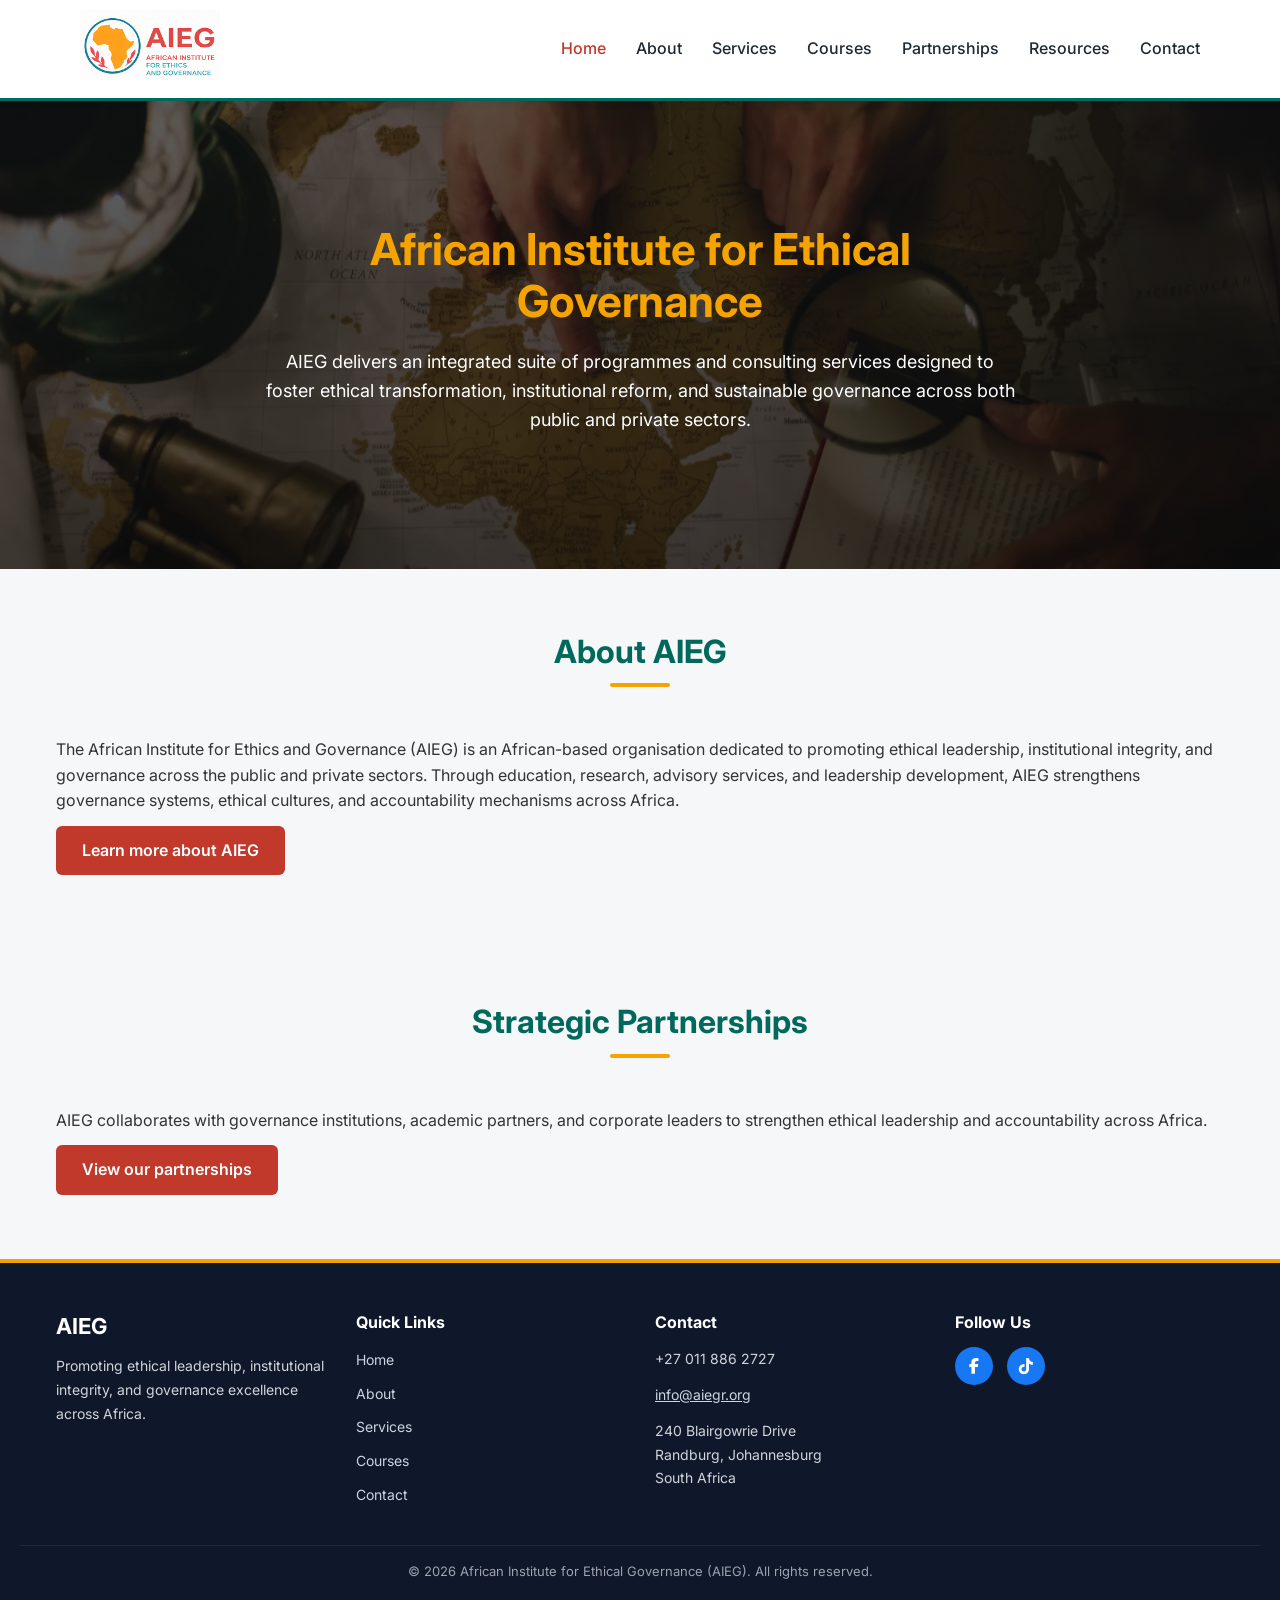
<file: index.html>
<!DOCTYPE html>
<html lang="en">
<head>
  <meta charset="UTF-8">
  <meta name="viewport" content="width=device-width, initial-scale=1.0">

  <title>Home | African Institute for Ethical Governance (AIEG)</title>
  <meta name="description" content="The African Institute for Ethical Governance (AIEG) promotes ethical leadership, governance reform, and institutional integrity across public and private sectors in Africa.">
  <meta name="keywords"    content="ethical leadership, governance training, anti-corruption training, Africa governance institute, ESG leadership, public sector ethics">
  <meta name="author"      content="African Institute for Ethical Governance">
  <link rel="canonical"    href="https://www.aiegr.org/">

  <!-- LCP image preload (explicit fetch priority) -->
  <link rel="preload" as="image" href="images/governance-bg.webp" fetchpriority="high">
  <link rel="preload" as="image" href="images/aieg-logo.png">

  <!-- Fonts: preconnect first, then non-render-blocking load -->
  <link rel="preconnect" href="https://fonts.googleapis.com">
  <link rel="preconnect" href="https://fonts.gstatic.com" crossorigin>
  <link rel="preload"    href="https://fonts.googleapis.com/css2?family=Inter:wght@400;500;600;700&family=Merriweather:wght@600;700&display=swap" as="style" onload="this.onload=null;this.rel='stylesheet'">
  <noscript><link rel="stylesheet" href="https://fonts.googleapis.com/css2?family=Inter:wght@400;500;600;700&family=Merriweather:wght@600;700&display=swap"></noscript>

  <!-- Critical inline CSS: only header + hero paint -->
  <style>
    body { margin:0; font-family:'Inter',sans-serif; background:#F5F7F9; }
    header { background:#fff; border-bottom:3px solid #00695C; position:sticky; top:0; z-index:1000; padding:10px 0; }
    .navbar { display:flex; justify-content:space-between; align-items:center; width:90%; max-width:1200px; margin:auto; }
    .logo img { height:70px; width:auto; }
    .hamburger { display:none; flex-direction:column; cursor:pointer; gap:5px; background:none; border:none; padding:4px; }
    .hamburger span { width:25px; height:3px; background:#1F2933; display:block; border-radius:2px; }
    .nav-links { display:flex; gap:30px; list-style:none; }
    .nav-links a { color:#1F2933; text-decoration:none; font-weight:500; }
    .hero { min-height:52vh; display:flex; align-items:center; justify-content:center; text-align:center; color:#fff; padding:80px 20px;
      background: linear-gradient(rgba(0,0,0,0.62),rgba(0,0,0,0.72)), url("images/governance-bg.webp") center/cover no-repeat; }
    .hero-content { max-width:750px; }
    .hero h1 { color:#F4A300; margin-bottom:20px; font-size:44px; line-height:1.2; }
    .hero p  { font-size:18px; opacity:.95; }
    @media(max-width:900px){ .hamburger{display:flex;} .nav-links{display:none;} .nav-links.active{display:flex;position:absolute;top:93px;left:0;width:100%;background:#fff;flex-direction:column;align-items:center;gap:18px;padding:25px 0;box-shadow:0 8px 20px rgba(0,0,0,.08);} }
    @media(max-width:768px){ .hero{min-height:clamp(380px,60vh,600px);} .hero h1{font-size:32px;} .hero p{font-size:16px;} }
    @media(max-width:480px){ .hero h1{font-size:26px;} }
  </style>

  <!-- Main stylesheet: non-render-blocking -->
  <link rel="preload" href="css/style.css" as="style" onload="this.onload=null;this.rel='stylesheet'">
  <noscript><link rel="stylesheet" href="css/style.css"></noscript>

  <!-- Font Awesome: non-render-blocking -->
  <link rel="preload" href="https://cdnjs.cloudflare.com/ajax/libs/font-awesome/6.5.0/css/all.min.css" as="style" onload="this.onload=null;this.rel='stylesheet'">
  <noscript><link rel="stylesheet" href="https://cdnjs.cloudflare.com/ajax/libs/font-awesome/6.5.0/css/all.min.css"></noscript>
</head>

<body>
  <!-- Skip to main content (accessibility) -->
  <a class="skip-link" href="#main">Skip to main content</a>

  <!-- HEADER -->
  <header>
    <div class="container navbar">
      <div class="logo">
        <a href="index.html" aria-label="AIEG – go to homepage">
          <img src="images/aieg-logo.png" alt="African Institute for Ethical Governance logo" width="140" height="70">
        </a>
      </div>

      <button class="hamburger" id="hamburger" aria-label="Toggle navigation menu" aria-expanded="false" aria-controls="navLinks">
        <span></span><span></span><span></span>
      </button>

      <nav aria-label="Primary navigation">
        <ul class="nav-links" id="navLinks" role="list">
          <li><a href="index.html"        aria-current="page">Home</a></li>
          <li><a href="about.html">About</a></li>
          <li><a href="services.html">Services</a></li>
          <li><a href="courses.html">Courses</a></li>
          <li><a href="partnerships.html">Partnerships</a></li>
          <li><a href="resources.html">Resources</a></li>
          <li><a href="contact.html">Contact</a></li>
        </ul>
      </nav>
    </div>
  </header>

  <!-- MAIN -->
  <main id="main">

    <!-- HERO -->
    <section class="hero" aria-label="Hero banner">
      <div class="hero-content">
        <h1 class="reveal-text">African Institute for Ethical Governance</h1>
        <p class="reveal-text delay">
          AIEG delivers an integrated suite of programmes and consulting services designed to foster
          ethical transformation, institutional reform, and sustainable governance across both public
          and private sectors.
        </p>
      </div>
    </section>

    <!-- ABOUT INTRO -->
    <section aria-labelledby="about-heading">
      <div class="container">
        <h2 id="about-heading" class="section-title">About AIEG</h2>
        <p>
          The African Institute for Ethics and Governance (AIEG) is an African-based organisation dedicated
          to promoting ethical leadership, institutional integrity, and governance across the public and private
          sectors. Through education, research, advisory services, and leadership development, AIEG strengthens
          governance systems, ethical cultures, and accountability mechanisms across Africa.
        </p>
        <a href="about.html" class="btn-primary">Learn more about AIEG</a>
      </div>
    </section>

    <!-- PARTNERSHIPS INTRO -->
    <section aria-labelledby="partnerships-heading">
      <div class="container">
        <h2 id="partnerships-heading" class="section-title">Strategic Partnerships</h2>
        <p>
          AIEG collaborates with governance institutions, academic partners, and corporate leaders to
          strengthen ethical leadership and accountability across Africa.
        </p>
        <a href="partnerships.html" class="btn-primary">View our partnerships</a>
      </div>
    </section>

  </main>

  <!-- FOOTER -->
  <footer class="footer" role="contentinfo">
    <div class="container footer-grid">
      <div class="footer-col">
        <h3>AIEG</h3>
        <p>Promoting ethical leadership, institutional integrity, and governance excellence across Africa.</p>
      </div>

      <div class="footer-col">
        <h4>Quick Links</h4>
        <ul>
          <li><a href="index.html">Home</a></li>
          <li><a href="about.html">About</a></li>
          <li><a href="services.html">Services</a></li>
          <li><a href="courses.html">Courses</a></li>
          <li><a href="contact.html">Contact</a></li>
        </ul>
      </div>

      <div class="footer-col">
        <h4>Contact</h4>
        <address style="font-style:normal;">
          <p>+27 011 886 2727</p>
          <p><a href="mailto:info@aiegr.org" style="color:#cbd5e1;">info@aiegr.org</a></p>
          <p>240 Blairgowrie Drive<br>Randburg, Johannesburg<br>South Africa</p>
        </address>
      </div>

      <div class="footer-col">
        <h4>Follow Us</h4>
        <div class="social-icons">
          <a href="https://web.facebook.com/profile.php?id=61573634230975" target="_blank" rel="noopener noreferrer" aria-label="Visit AIEG on Facebook (opens in new tab)">
            <i class="fab fa-facebook-f" aria-hidden="true"></i>
          </a>
		  <a href="https://www.tiktok.com/@aiegr.org" target="_blank" rel="noopener noreferrer" aria-label="Visit AIEG on TikTok (opens in new tab)">
   <i class="fab fa-tiktok" aria-hidden="true"></i>
</a>

        </div>
      </div>
    </div>

    <div class="footer-bottom">
      <p>© 2026 African Institute for Ethical Governance (AIEG). All rights reserved.</p>
    </div>
  </footer>

  <script src="js/script.js" defer></script>
</body>
</html>
</file>
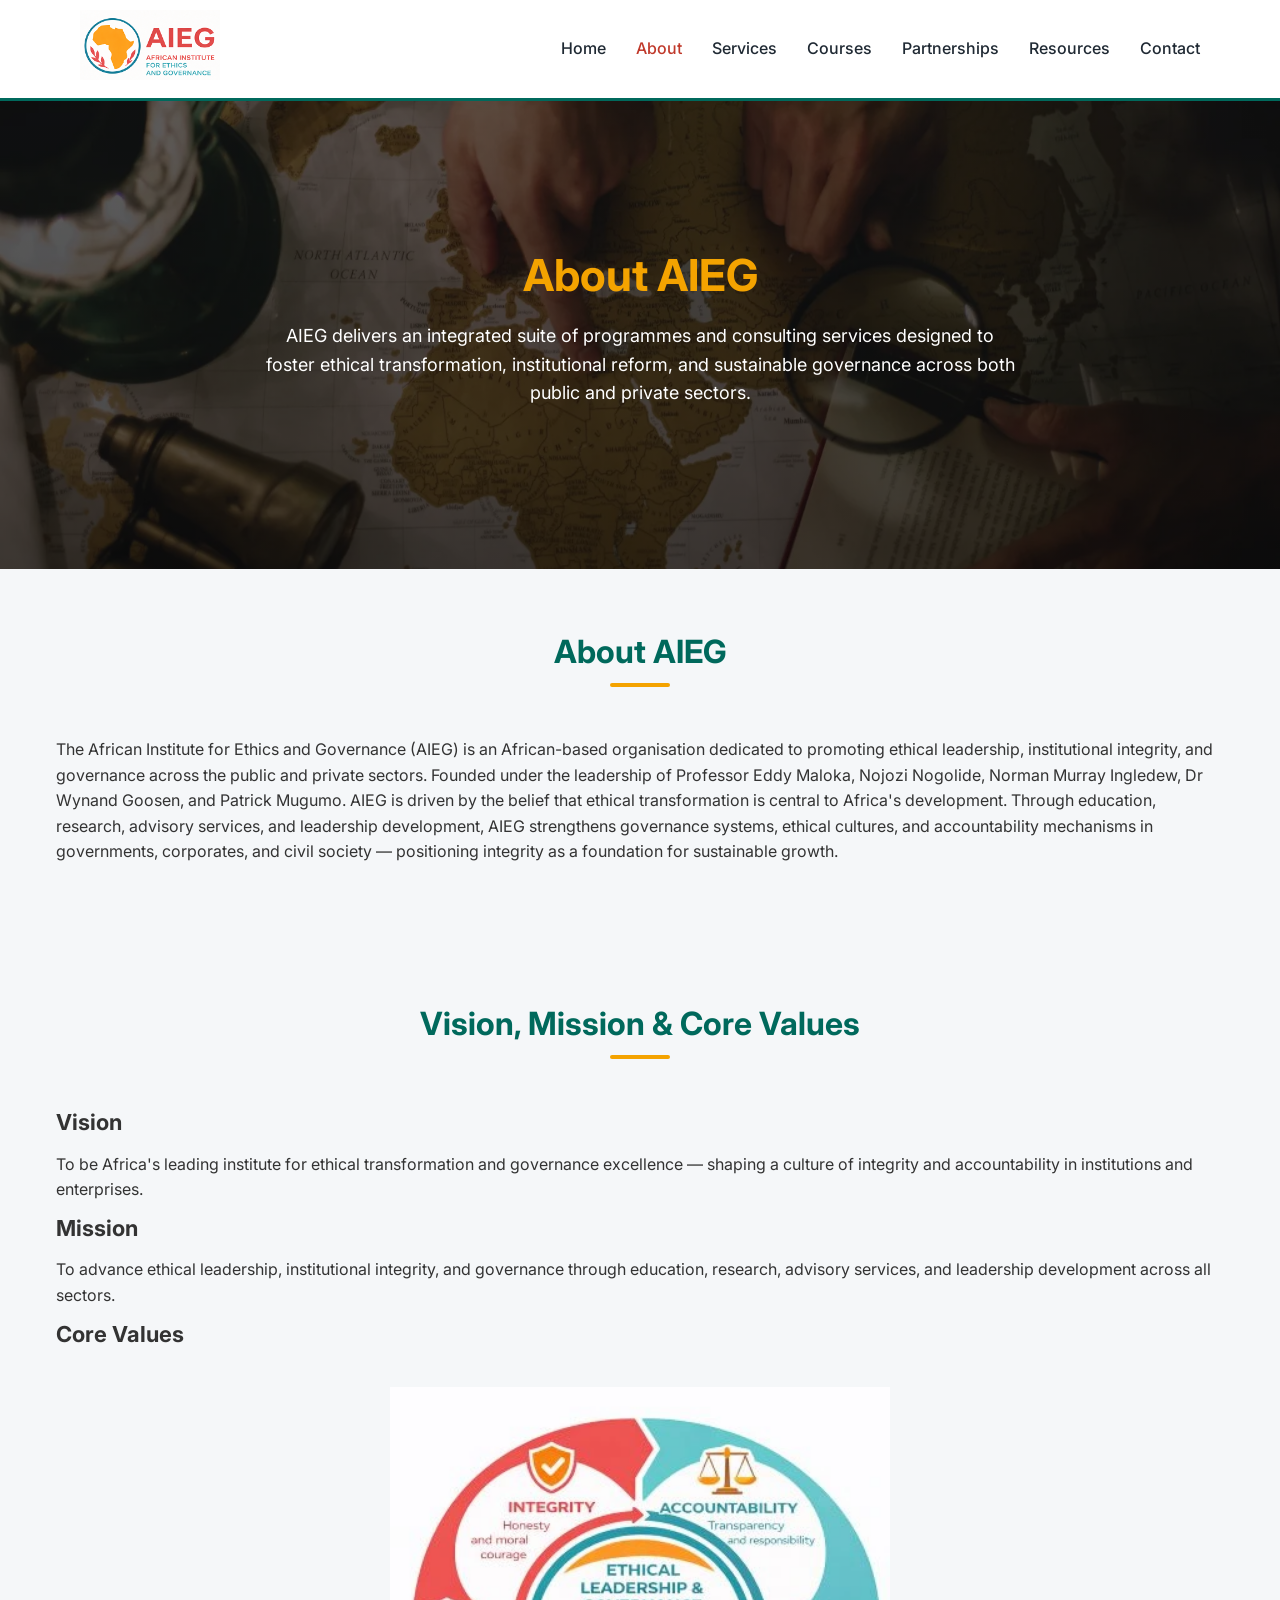
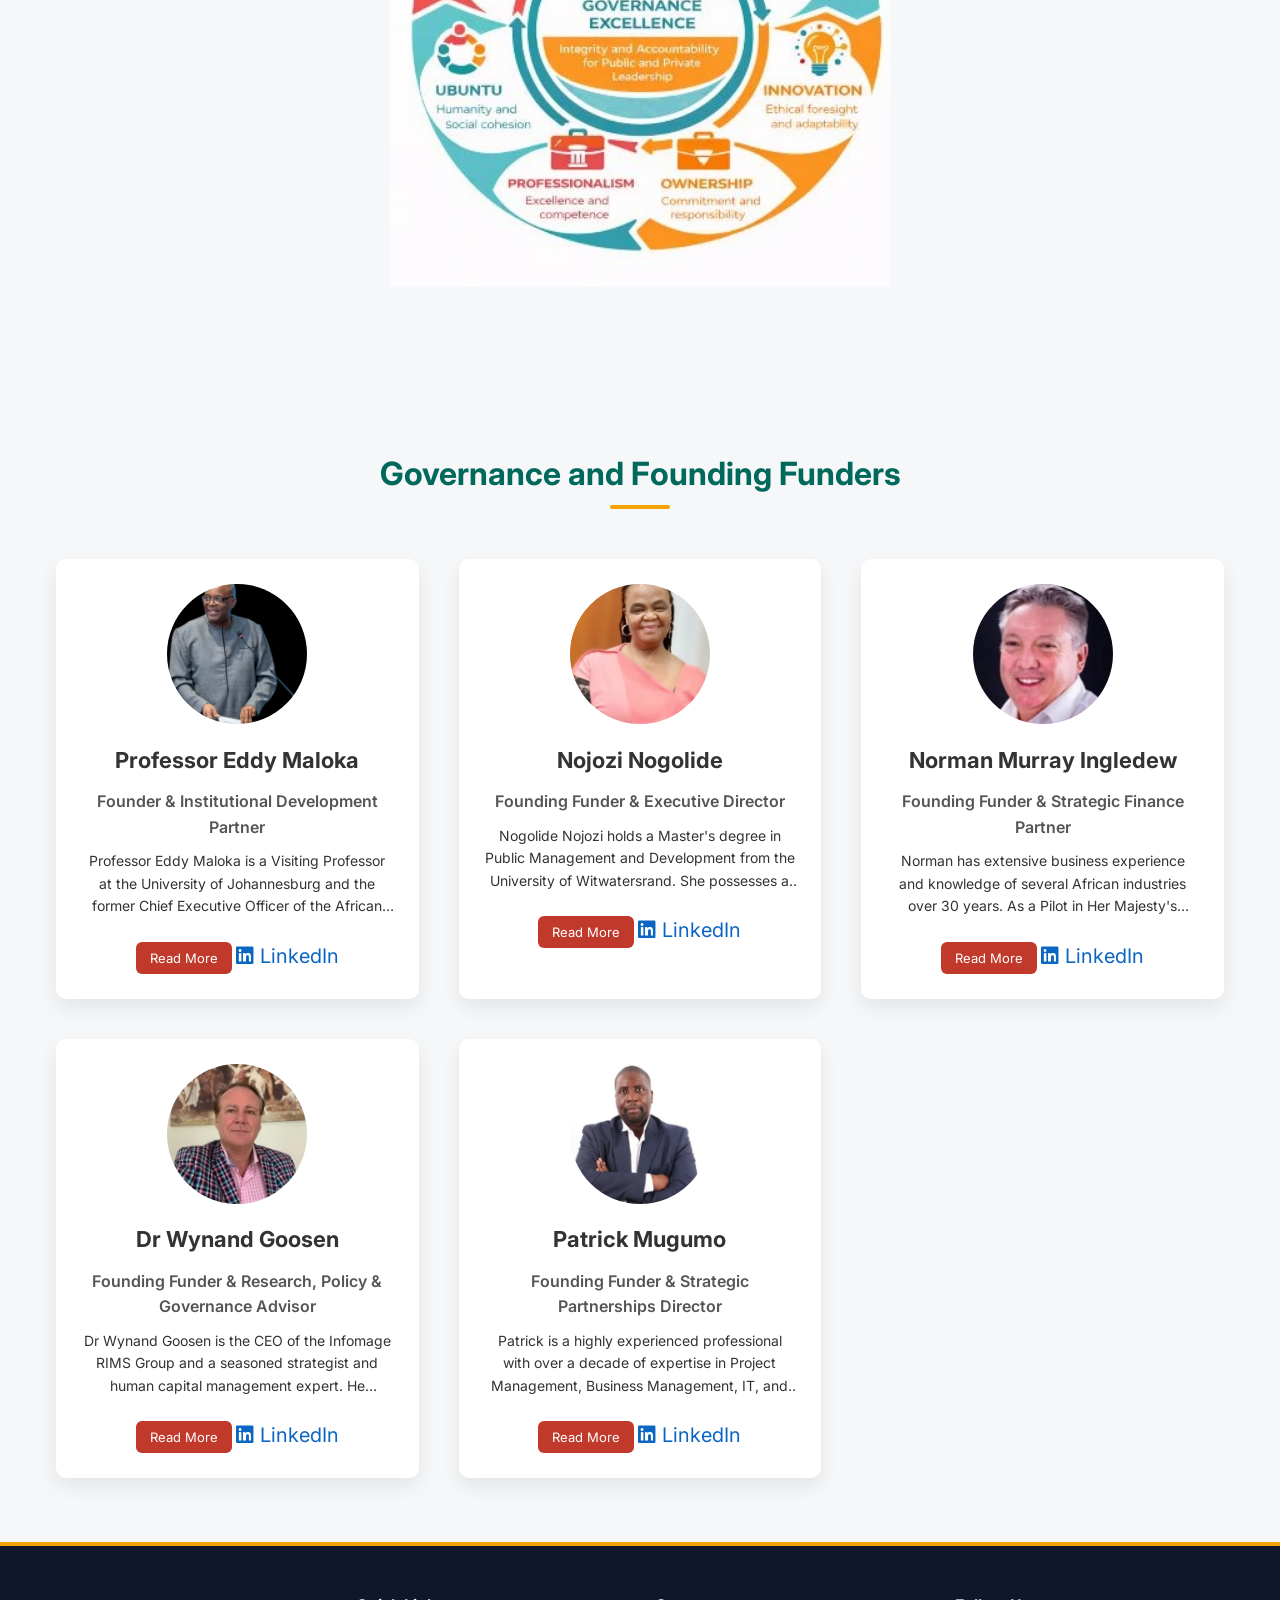
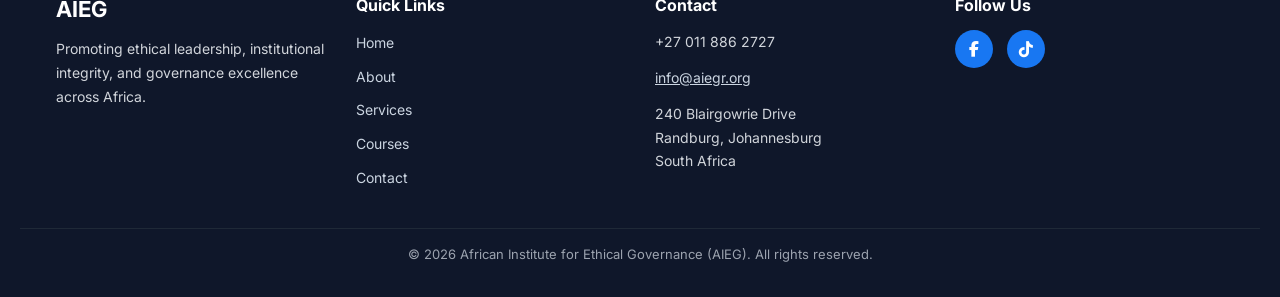
<file: about.html>
<!DOCTYPE html>
<html lang="en">
<head>
  <meta charset="UTF-8">
  <meta name="viewport" content="width=device-width, initial-scale=1.0">

  <title>About | African Institute for Ethical Governance (AIEG)</title>
  <meta name="description" content="Learn about AIEG's founding team, vision, mission and core values driving ethical governance across Africa.">
  <meta name="keywords"    content="ethical leadership, governance training, anti-corruption training, Africa governance institute, ESG leadership, public sector ethics">
  <meta name="author"      content="African Institute for Ethical Governance">
  <link rel="canonical"    href="https://www.aiegr.org/about.html">

  <link rel="preload" as="image" href="images/governance-bg.webp" fetchpriority="high">
  <link rel="preload" as="image" href="images/aieg-logo.png">

  <link rel="preconnect" href="https://fonts.googleapis.com">
  <link rel="preconnect" href="https://fonts.gstatic.com" crossorigin>
  <link rel="preload" href="https://fonts.googleapis.com/css2?family=Inter:wght@400;500;600;700&family=Merriweather:wght@600;700&display=swap" as="style" onload="this.onload=null;this.rel='stylesheet'">
  <noscript><link rel="stylesheet" href="https://fonts.googleapis.com/css2?family=Inter:wght@400;500;600;700&family=Merriweather:wght@600;700&display=swap"></noscript>

  <style>
    body { margin:0; font-family:'Inter',sans-serif; background:#F5F7F9; }
    header { background:#fff; border-bottom:3px solid #00695C; position:sticky; top:0; z-index:1000; padding:10px 0; }
    .navbar { display:flex; justify-content:space-between; align-items:center; width:90%; max-width:1200px; margin:auto; }
    .logo img { height:70px; width:auto; }
    .hamburger { display:none; flex-direction:column; cursor:pointer; gap:5px; background:none; border:none; padding:4px; }
    .hamburger span { width:25px; height:3px; background:#1F2933; display:block; border-radius:2px; }
    .nav-links { display:flex; gap:30px; list-style:none; }
    .nav-links a { color:#1F2933; text-decoration:none; font-weight:500; }
    .hero { min-height:52vh; display:flex; align-items:center; justify-content:center; text-align:center; color:#fff; padding:80px 20px;
      background: linear-gradient(rgba(0,0,0,0.62),rgba(0,0,0,0.72)), url("images/governance-bg.webp") center/cover no-repeat; }
    .hero-content { max-width:750px; }
    .hero h1 { color:#F4A300; margin-bottom:20px; font-size:44px; line-height:1.2; }
    .hero p  { font-size:18px; opacity:.95; }
    @media(max-width:900px){ .hamburger{display:flex;} .nav-links{display:none;} .nav-links.active{display:flex;position:absolute;top:93px;left:0;width:100%;background:#fff;flex-direction:column;align-items:center;gap:18px;padding:25px 0;box-shadow:0 8px 20px rgba(0,0,0,.08);} }
    @media(max-width:768px){ .hero{min-height:clamp(380px,60vh,600px);} .hero h1{font-size:32px;} .hero p{font-size:16px;} }
    @media(max-width:480px){ .hero h1{font-size:26px;} }
  </style>

  <link rel="preload" href="css/style.css" as="style" onload="this.onload=null;this.rel='stylesheet'">
  <noscript><link rel="stylesheet" href="css/style.css"></noscript>

  <link rel="preload" href="https://cdnjs.cloudflare.com/ajax/libs/font-awesome/6.5.0/css/all.min.css" as="style" onload="this.onload=null;this.rel='stylesheet'">
  <noscript><link rel="stylesheet" href="https://cdnjs.cloudflare.com/ajax/libs/font-awesome/6.5.0/css/all.min.css"></noscript>
</head>

<body>
  <a class="skip-link" href="#main">Skip to main content</a>

  <header>
    <div class="container navbar">
      <div class="logo">
        <a href="index.html" aria-label="AIEG – go to homepage">
          <img src="images/aieg-logo.png" alt="African Institute for Ethical Governance logo" width="140" height="70">
        </a>
      </div>

      <button class="hamburger" id="hamburger" aria-label="Toggle navigation menu" aria-expanded="false" aria-controls="navLinks">
        <span></span><span></span><span></span>
      </button>

      <nav aria-label="Primary navigation">
        <ul class="nav-links" id="navLinks" role="list">
          <li><a href="index.html">Home</a></li>
          <li><a href="about.html" aria-current="page">About</a></li>
          <li><a href="services.html">Services</a></li>
          <li><a href="courses.html">Courses</a></li>
          <li><a href="partnerships.html">Partnerships</a></li>
          <li><a href="resources.html">Resources</a></li>
          <li><a href="contact.html">Contact</a></li>
        </ul>
      </nav>
    </div>
  </header>

  <main id="main">

    <section class="hero" aria-label="Page banner">
      <div class="hero-content">
        <h1 class="reveal-text">About AIEG</h1>
        <p class="reveal-text delay">
          AIEG delivers an integrated suite of programmes and consulting services designed to foster ethical
          transformation, institutional reform, and sustainable governance across both public and private sectors.
        </p>
      </div>
    </section>

    <!-- ABOUT -->
    <section aria-labelledby="about-heading">
      <div class="container">
        <h2 id="about-heading" class="section-title">About AIEG</h2>
        <p>
          The African Institute for Ethics and Governance (AIEG) is an African-based organisation dedicated to
          promoting ethical leadership, institutional integrity, and governance across the public and private sectors.
          Founded under the leadership of Professor Eddy Maloka, Nojozi Nogolide, Norman Murray Ingledew,
          Dr Wynand Goosen, and Patrick Mugumo. AIEG is driven by the belief that ethical transformation is central
          to Africa's development. Through education, research, advisory services, and leadership development, AIEG
          strengthens governance systems, ethical cultures, and accountability mechanisms in governments, corporates,
          and civil society — positioning integrity as a foundation for sustainable growth.
        </p>
      </div>
    </section>

    <!-- VISION / MISSION / VALUES -->
    <section aria-labelledby="vmv-heading">
      <div class="container">
        <h2 id="vmv-heading" class="section-title">Vision, Mission &amp; Core Values</h2>

        <h3>Vision</h3>
        <p>To be Africa's leading institute for ethical transformation and governance excellence — shaping a culture of integrity and accountability in institutions and enterprises.</p>

        <h3>Mission</h3>
        <p>To advance ethical leadership, institutional integrity, and governance through education, research, advisory services, and leadership development across all sectors.</p>

        <h3>Core Values</h3>

        <div class="core-values-wheel">
          <div class="wheel-container" role="img" aria-label="Core values wheel: Integrity, Accountability, Innovation, Ownership, Professionalism, Ubuntu">
            <img src="images/wheel.webp" alt="AIEG Core Values Wheel showing six segments: Integrity, Accountability, Innovation, Ownership, Professionalism, Ubuntu" width="500" height="500" loading="lazy">
            <a href="#integrity"      class="hotspot integrity"       aria-label="Integrity value"></a>
            <a href="#accountability" class="hotspot accountability"   aria-label="Accountability value"></a>
            <a href="#innovation"     class="hotspot innovation"       aria-label="Innovation value"></a>
            <a href="#ownership"      class="hotspot ownership"        aria-label="Ownership value"></a>
            <a href="#professionalism"class="hotspot professionalism"  aria-label="Professionalism value"></a>
            <a href="#ubuntu"         class="hotspot ubuntu"           aria-label="Ubuntu value"></a>
          </div>
        </div>
      </div>
    </section>

    <!-- TEAM -->
    <section aria-labelledby="team-heading">
      <div class="container">
        <h2 id="team-heading" class="section-title">Governance and Founding Funders</h2>

        <div class="team-grid">

          <!-- Prof Eddy Maloka -->
          <div class="team-card">
            <img
              src="assets/team/eddy-maloka.webp"
              srcset="assets/team/eddy-maloka-400.webp 400w, assets/team/eddy-maloka-800.webp 800w"
              sizes="(max-width:600px) 100vw, 300px"
              width="140" height="140"
              loading="lazy"
              alt="Professor Eddy Maloka">
            <h3>Professor Eddy Maloka</h3>
            <p class="title">Founder &amp; Institutional Development Partner</p>
            <p class="bio">
              Professor Eddy Maloka is a Visiting Professor at the University of Johannesburg and the former
              Chief Executive Officer of the African Peer Review Mechanism. With over 30 years of experience in
              public service, diplomacy, and academia, Maloka has established himself as an expert in leadership
              and institutional development. He holds a Ph.D. from the University of Cape Town and a Master's
              degree from the Institute of International and Development Studies in Geneva, Switzerland.
            </p>
            <button class="read-more" aria-expanded="false">Read More</button>
            <a href="#" class="linkedin" target="_blank" rel="noopener noreferrer" aria-label="Professor Eddy Maloka on LinkedIn (opens in new tab)">
              <i class="fab fa-linkedin" aria-hidden="true"></i> LinkedIn
            </a>
          </div>

          <!-- Nojozi Nogolide -->
          <div class="team-card">
            <img
              src="assets/team/nojozi-nogolide.webp"
              srcset="assets/team/nojozi-nogolide-400.webp 400w, assets/team/nojozi-nogolide-800.webp 800w"
              sizes="(max-width:600px) 100vw, 300px"
              width="140" height="140"
              loading="lazy"
              alt="Nojozi Nogolide">
            <h3>Nojozi Nogolide</h3>
            <p class="title">Founding Funder &amp; Executive Director</p>
            <p class="bio">
              Nogolide Nojozi holds a Master's degree in Public Management and Development from the University
              of Witwatersrand. She possesses a robust set of skills and experience in fostering good governance
              practices and engineering strategic interventions. As a diplomat by training, she has participated
              in numerous international platforms to foster relations on best global practices.
            </p>
            <button class="read-more" aria-expanded="false">Read More</button>
            <a href="https://www.linkedin.com/in/nogolide-nojozi-76679118" class="linkedin" target="_blank" rel="noopener noreferrer" aria-label="Nojozi Nogolide on LinkedIn (opens in new tab)">
              <i class="fab fa-linkedin" aria-hidden="true"></i> LinkedIn
            </a>
          </div>

          <!-- Norman Ingledew -->
          <div class="team-card">
            <img
              src="assets/team/norman-ingledew.webp"
              srcset="assets/team/norman-ingledew-400.webp 400w, assets/team/norman-ingledew-800.webp 800w"
              sizes="(max-width:600px) 100vw, 300px"
              width="140" height="140"
              loading="lazy"
              alt="Norman Murray Ingledew">
            <h3>Norman Murray Ingledew</h3>
            <p class="title">Founding Funder &amp; Strategic Finance Partner</p>
            <p class="bio">
              Norman has extensive business experience and knowledge of several African industries over 30 years.
              As a Pilot in Her Majesty's government, he developed values and dedication that served him well in
              his business career. He trained at the Britannia Royal Naval College, where he served as a Naval
              Officer and Specialist Pilot. In South Africa, Norman has been a non-executive director of several
              listed companies on the JSE, specialising in retail, wholesale plumbing hardware, mining, and IT.
            </p>
            <button class="read-more" aria-expanded="false">Read More</button>
            <a href="https://www.linkedin.com/in/norman-ingledew-4351a81b3" class="linkedin" target="_blank" rel="noopener noreferrer" aria-label="Norman Murray Ingledew on LinkedIn (opens in new tab)">
              <i class="fab fa-linkedin" aria-hidden="true"></i> LinkedIn
            </a>
          </div>

          <!-- Dr Wynand Goosen -->
          <div class="team-card">
            <img
              src="assets/team/wynand-goosen.webp"
              srcset="assets/team/wynand-goosen-400.webp 400w, assets/team/wynand-goosen-800.webp 800w"
              sizes="(max-width:600px) 100vw, 300px"
              width="140" height="140"
              loading="lazy"
              alt="Dr Wynand Goosen">
            <h3>Dr Wynand Goosen</h3>
            <p class="title">Founding Funder &amp; Research, Policy &amp; Governance Advisor</p>
            <p class="bio">
              Dr Wynand Goosen is the CEO of the Infomage RIMS Group and a seasoned strategist and human capital
              management expert. He pioneered South Africa's first Skills Development Facilitator Programme,
              authored the New Venture Creation Programme, and developed foresight and innovation systems. He holds
              three doctoral degrees in Business, Metaphysics, and Human Capital, plus a Postdoctoral qualification
              from Switzerland.
            </p>
            <button class="read-more" aria-expanded="false">Read More</button>
            <a href="https://www.linkedin.com/in/drwynandgoosen" class="linkedin" target="_blank" rel="noopener noreferrer" aria-label="Dr Wynand Goosen on LinkedIn (opens in new tab)">
              <i class="fab fa-linkedin" aria-hidden="true"></i> LinkedIn
            </a>
          </div>

          <!-- Patrick Mugumo -->
          <div class="team-card">
            <img
              src="assets/team/patrick-mugumo.webp"
              srcset="assets/team/patrick-mugumo-400.webp 400w, assets/team/patrick-mugumo-800.webp 800w"
              sizes="(max-width:600px) 100vw, 300px"
              width="140" height="140"
              loading="lazy"
              alt="Patrick Mugumo">
            <h3>Patrick Mugumo</h3>
            <p class="title">Founding Funder &amp; Strategic Partnerships Director</p>
            <p class="bio">
              Patrick is a highly experienced professional with over a decade of expertise in Project Management,
              Business Management, IT, and Human Resources. He is a distinguished member of the South African Board
              for People Practices (SABPP) and holds the Master's HR Professional (MHRP) designation. He serves as
              Deputy Chair of the SABPP Ethics Committee and is actively pursuing a Doctorate in Leadership,
              Technology, and Innovation Management.
            </p>
            <button class="read-more" aria-expanded="false">Read More</button>
            <a href="https://www.linkedin.com/in/patrick-mugumo-22928923" class="linkedin" target="_blank" rel="noopener noreferrer" aria-label="Patrick Mugumo on LinkedIn (opens in new tab)">
              <i class="fab fa-linkedin" aria-hidden="true"></i> LinkedIn
            </a>
          </div>

        </div>
      </div>
    </section>

  </main>

  <footer class="footer" role="contentinfo">
    <div class="container footer-grid">
      <div class="footer-col">
        <h3>AIEG</h3>
        <p>Promoting ethical leadership, institutional integrity, and governance excellence across Africa.</p>
      </div>
      <div class="footer-col">
        <h4>Quick Links</h4>
        <ul>
          <li><a href="index.html">Home</a></li>
          <li><a href="about.html">About</a></li>
          <li><a href="services.html">Services</a></li>
          <li><a href="courses.html">Courses</a></li>
          <li><a href="contact.html">Contact</a></li>
        </ul>
      </div>
      <div class="footer-col">
        <h4>Contact</h4>
        <address style="font-style:normal;">
          <p>+27 011 886 2727</p>
          <p><a href="mailto:info@aiegr.org" style="color:#cbd5e1;">info@aiegr.org</a></p>
          <p>240 Blairgowrie Drive<br>Randburg, Johannesburg<br>South Africa</p>
        </address>
      </div>
      <div class="footer-col">
        <h4>Follow Us</h4>
        <div class="social-icons">
          <a href="https://web.facebook.com/profile.php?id=61573634230975" target="_blank" rel="noopener noreferrer" aria-label="Visit AIEG on Facebook (opens in new tab)">
            <i class="fab fa-facebook-f" aria-hidden="true"></i>
          </a>
		  <a href="https://www.tiktok.com/@aiegr.org" target="_blank" rel="noopener noreferrer" aria-label="Visit AIEG on TikTok (opens in new tab)">
   <i class="fab fa-tiktok" aria-hidden="true"></i>
</a>

        </div>
      </div>
    </div>
    <div class="footer-bottom">
      <p>© 2026 African Institute for Ethical Governance (AIEG). All rights reserved.</p>
    </div>
  </footer>

  <script src="js/script.js" defer></script>
</body>
</html>
</file>
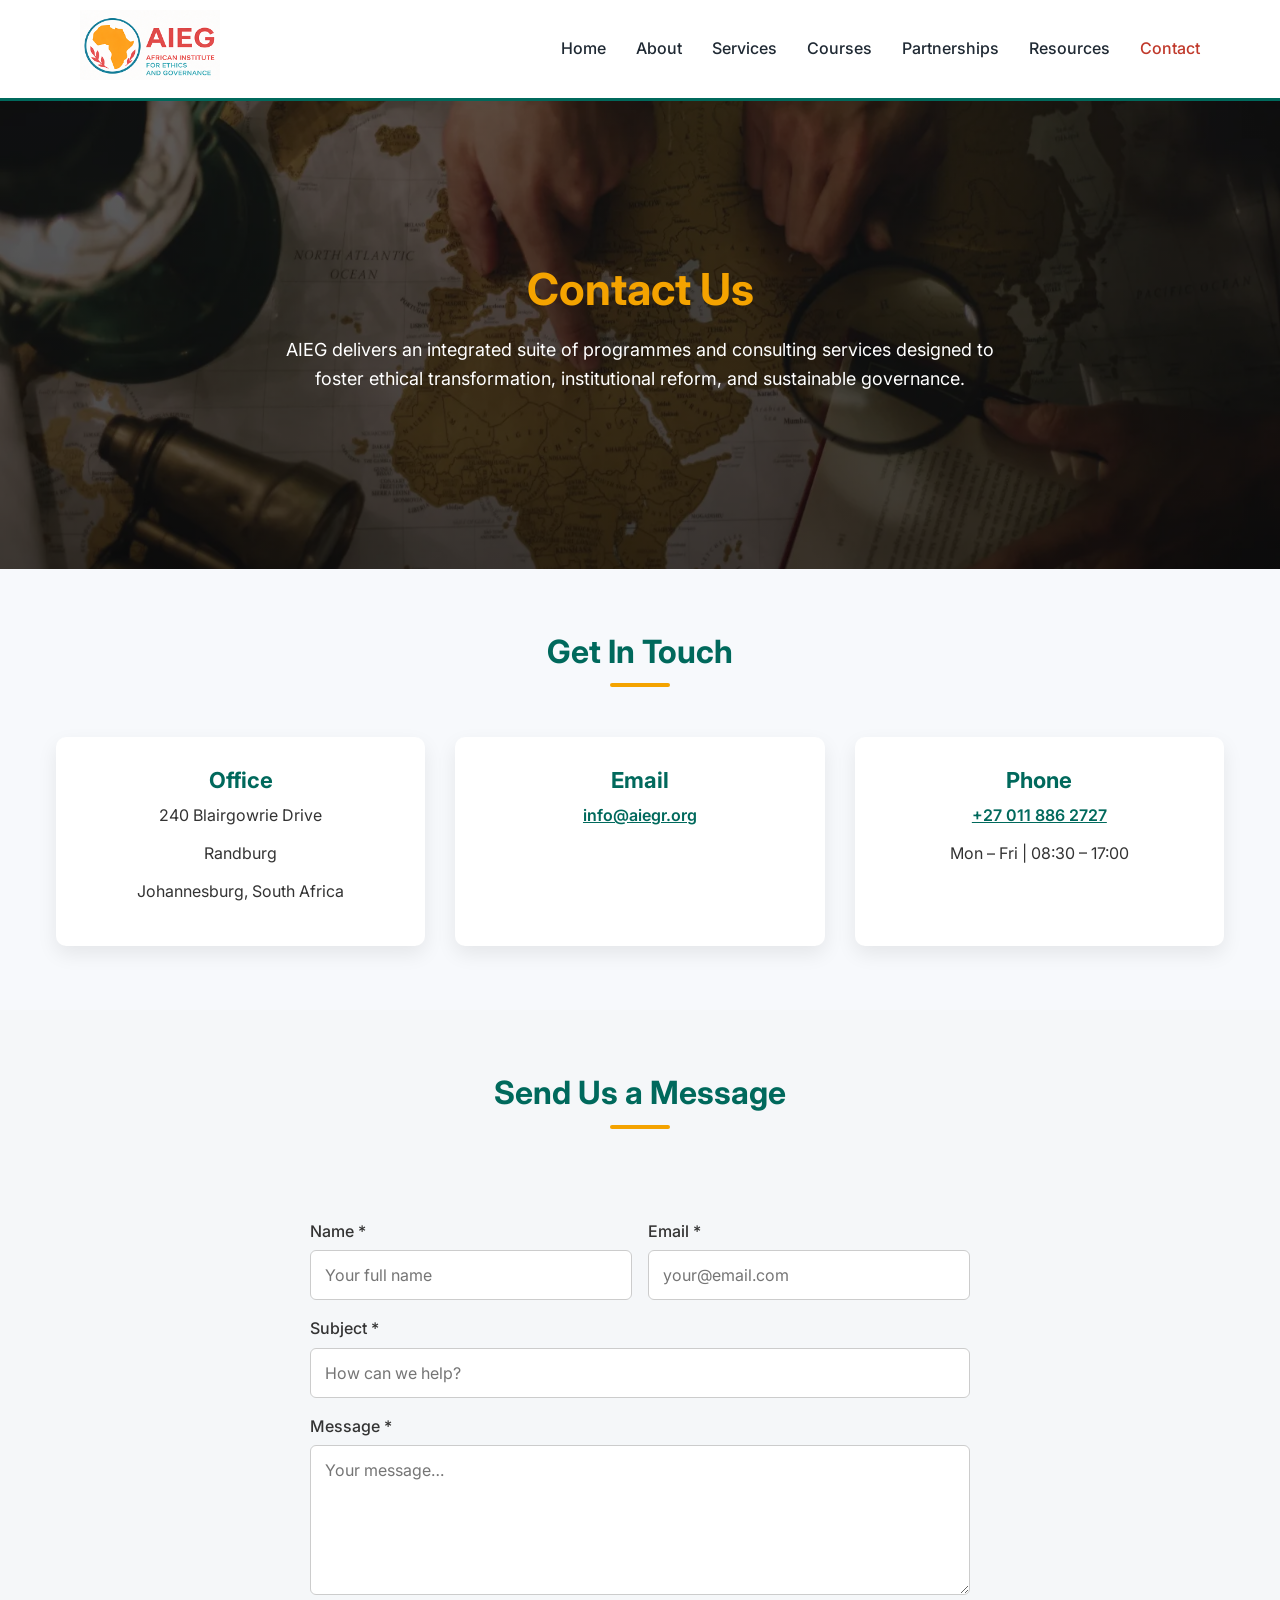
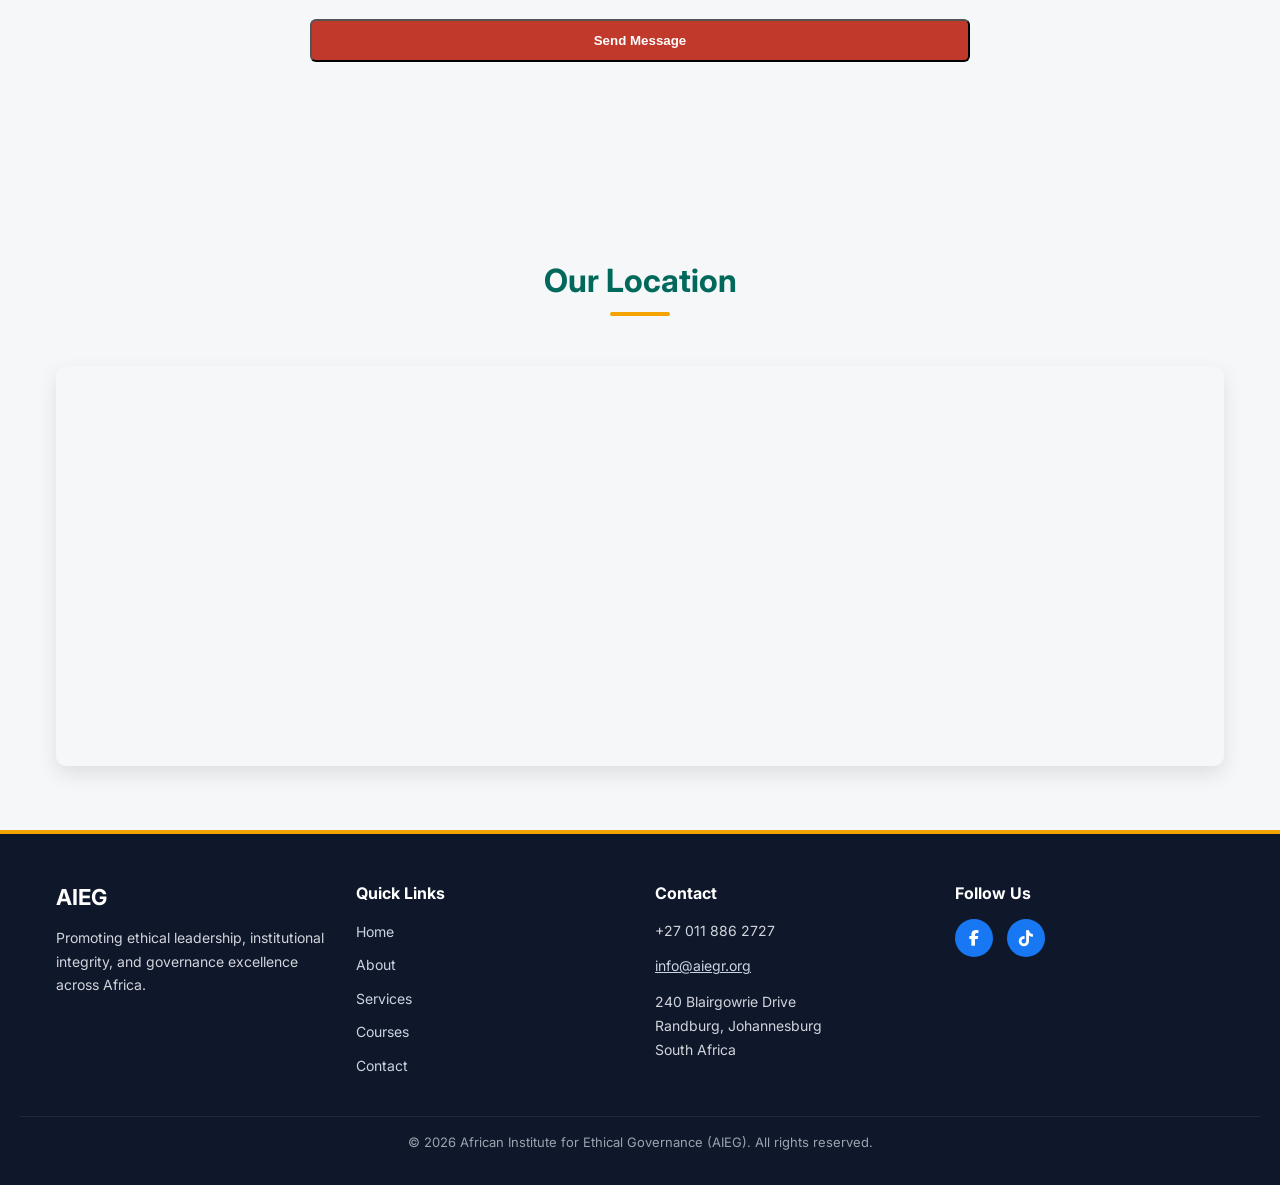
<file: contact.html>
<!DOCTYPE html>
<html lang="en">
<head>
  <meta charset="UTF-8">
  <meta name="viewport" content="width=device-width, initial-scale=1.0">

  <title>Contact | African Institute for Ethical Governance (AIEG)</title>
  <meta name="description" content="Get in touch with AIEG. Our offices are located in Randburg, Johannesburg, South Africa.">
  <meta name="keywords"    content="contact AIEG, governance institute South Africa, Johannesburg ethics training contact">
  <meta name="author"      content="African Institute for Ethical Governance">
  <link rel="canonical"    href="https://www.aiegr.org/contact.html">

  <link rel="preload" as="image" href="images/governance-bg.webp" fetchpriority="high">
  <link rel="preload" as="image" href="images/aieg-logo.png">

  <link rel="preconnect" href="https://fonts.googleapis.com">
  <link rel="preconnect" href="https://fonts.gstatic.com" crossorigin>
  <link rel="preload" href="https://fonts.googleapis.com/css2?family=Inter:wght@400;500;600;700&family=Merriweather:wght@600;700&display=swap" as="style" onload="this.onload=null;this.rel='stylesheet'">
  <noscript><link rel="stylesheet" href="https://fonts.googleapis.com/css2?family=Inter:wght@400;500;600;700&family=Merriweather:wght@600;700&display=swap"></noscript>

  <style>
    body { margin:0; font-family:'Inter',sans-serif; background:#F5F7F9; }
    header { background:#fff; border-bottom:3px solid #00695C; position:sticky; top:0; z-index:1000; padding:10px 0; }
    .navbar { display:flex; justify-content:space-between; align-items:center; width:90%; max-width:1200px; margin:auto; }
    .logo img { height:70px; width:auto; }
    .hamburger { display:none; flex-direction:column; cursor:pointer; gap:5px; background:none; border:none; padding:4px; }
    .hamburger span { width:25px; height:3px; background:#1F2933; display:block; border-radius:2px; }
    .nav-links { display:flex; gap:30px; list-style:none; }
    .nav-links a { color:#1F2933; text-decoration:none; font-weight:500; }
    .hero { min-height:52vh; display:flex; align-items:center; justify-content:center; text-align:center; color:#fff; padding:80px 20px;
      background: linear-gradient(rgba(0,0,0,0.62),rgba(0,0,0,0.72)), url("images/governance-bg.webp") center/cover no-repeat; }
    .hero-content { max-width:750px; }
    .hero h1 { color:#F4A300; margin-bottom:20px; font-size:44px; line-height:1.2; }
    .hero p  { font-size:18px; opacity:.95; }
    @media(max-width:900px){ .hamburger{display:flex;} .nav-links{display:none;} .nav-links.active{display:flex;position:absolute;top:93px;left:0;width:100%;background:#fff;flex-direction:column;align-items:center;gap:18px;padding:25px 0;box-shadow:0 8px 20px rgba(0,0,0,.08);} }
    @media(max-width:768px){ .hero{min-height:clamp(380px,60vh,600px);} .hero h1{font-size:32px;} .hero p{font-size:16px;} }
    @media(max-width:480px){ .hero h1{font-size:26px;} }
  </style>

  <link rel="preload" href="css/style.css" as="style" onload="this.onload=null;this.rel='stylesheet'">
  <noscript><link rel="stylesheet" href="css/style.css"></noscript>

  <link rel="preload" href="https://cdnjs.cloudflare.com/ajax/libs/font-awesome/6.5.0/css/all.min.css" as="style" onload="this.onload=null;this.rel='stylesheet'">
  <noscript><link rel="stylesheet" href="https://cdnjs.cloudflare.com/ajax/libs/font-awesome/6.5.0/css/all.min.css"></noscript>
</head>

<body>
  <a class="skip-link" href="#main">Skip to main content</a>

  <header>
    <div class="container navbar">
      <div class="logo">
        <a href="index.html" aria-label="AIEG – go to homepage">
          <img src="images/aieg-logo.png" alt="African Institute for Ethical Governance logo" width="140" height="70">
        </a>
      </div>
      <button class="hamburger" id="hamburger" aria-label="Toggle navigation menu" aria-expanded="false" aria-controls="navLinks">
        <span></span><span></span><span></span>
      </button>
      <nav aria-label="Primary navigation">
        <ul class="nav-links" id="navLinks" role="list">
          <li><a href="index.html">Home</a></li>
          <li><a href="about.html">About</a></li>
          <li><a href="services.html">Services</a></li>
          <li><a href="courses.html">Courses</a></li>
          <li><a href="partnerships.html">Partnerships</a></li>
          <li><a href="resources.html">Resources</a></li>
          <li><a href="contact.html" aria-current="page">Contact</a></li>
        </ul>
      </nav>
    </div>
  </header>

  <main id="main">

    <section class="hero" aria-label="Page banner">
      <div class="hero-content">
        <h1 class="reveal-text">Contact Us</h1>
        <p class="reveal-text delay">
          AIEG delivers an integrated suite of programmes and consulting services designed to foster ethical
          transformation, institutional reform, and sustainable governance.
        </p>
      </div>
    </section>

    <!-- CONTACT INFO CARDS -->
    <section class="contact-info" aria-labelledby="contact-heading">
      <div class="container">
        <h2 id="contact-heading" class="section-title">Get In Touch</h2>

        <div class="contact-info-grid">
          <div class="contact-card">
            <h3>Office</h3>
            <address style="font-style:normal;">
              <p>240 Blairgowrie Drive</p>
              <p>Randburg</p>
              <p>Johannesburg, South Africa</p>
            </address>
          </div>

          <div class="contact-card">
            <h3>Email</h3>
            <p><a href="mailto:info@aiegr.org" style="color:#00695C;font-weight:600;">info@aiegr.org</a></p>
          </div>

          <div class="contact-card">
            <h3>Phone</h3>
            <p><a href="tel:+27118862727" style="color:#00695C;font-weight:600;">+27 011 886 2727</a></p>
            <p>Mon – Fri | 08:30 – 17:00</p>
          </div>
        </div>
      </div>
    </section>

    <!-- CONTACT FORM -->
    <section aria-labelledby="form-heading">
      <div class="container">
        <h2 id="form-heading" class="section-title">Send Us a Message</h2>

        <form class="contact-form" id="contactForm" novalidate aria-label="Contact form">
          <div class="form-row">
            <div>
              <label for="name" style="display:block;margin-bottom:6px;font-weight:500;">Name <span aria-hidden="true">*</span></label>
              <input type="text"  id="name"    name="name"    placeholder="Your full name"    required autocomplete="name">
            </div>
            <div>
              <label for="email" style="display:block;margin-bottom:6px;font-weight:500;">Email <span aria-hidden="true">*</span></label>
              <input type="email" id="email"   name="email"   placeholder="your@email.com"    required autocomplete="email">
            </div>
          </div>

          <div>
            <label for="subject" style="display:block;margin-bottom:6px;font-weight:500;">Subject <span aria-hidden="true">*</span></label>
            <input type="text" id="subject" name="subject" placeholder="How can we help?" required>
          </div>

          <div>
            <label for="message" style="display:block;margin-bottom:6px;font-weight:500;">Message <span aria-hidden="true">*</span></label>
            <textarea id="message" name="message" placeholder="Your message…" rows="6" required></textarea>
          </div>

          <button type="submit" class="btn-primary">Send Message</button>
          <p id="formMessage" class="form-message" role="status" aria-live="polite"></p>
        </form>
      </div>
    </section>

    <!-- MAP -->
    <section class="contact-map" aria-labelledby="map-heading">
      <div class="container">
        <h2 id="map-heading" class="section-title">Our Location</h2>
        <div class="map-container">
          <iframe
            src="https://maps.google.com/maps?q=Blairgowrie+Drive+Randburg+Johannesburg&t=&z=14&ie=UTF8&iwloc=&output=embed"
            title="AIEG office location on Google Maps – 240 Blairgowrie Drive, Randburg, Johannesburg"
            loading="lazy"
            referrerpolicy="no-referrer-when-downgrade">
          </iframe>
        </div>
      </div>
    </section>

  </main>

  <footer class="footer" role="contentinfo">
    <div class="container footer-grid">
      <div class="footer-col">
        <h3>AIEG</h3>
        <p>Promoting ethical leadership, institutional integrity, and governance excellence across Africa.</p>
      </div>
      <div class="footer-col">
        <h4>Quick Links</h4>
        <ul>
          <li><a href="index.html">Home</a></li>
          <li><a href="about.html">About</a></li>
          <li><a href="services.html">Services</a></li>
          <li><a href="courses.html">Courses</a></li>
          <li><a href="contact.html">Contact</a></li>
        </ul>
      </div>
      <div class="footer-col">
        <h4>Contact</h4>
        <address style="font-style:normal;">
          <p>+27 011 886 2727</p>
          <p><a href="mailto:info@aiegr.org" style="color:#cbd5e1;">info@aiegr.org</a></p>
          <p>240 Blairgowrie Drive<br>Randburg, Johannesburg<br>South Africa</p>
        </address>
      </div>
      <div class="footer-col">
        <h4>Follow Us</h4>
        <div class="social-icons">
          <a href="https://web.facebook.com/profile.php?id=61573634230975" target="_blank" rel="noopener noreferrer" aria-label="Visit AIEG on Facebook (opens in new tab)">
            <i class="fab fa-facebook-f" aria-hidden="true"></i>
          </a>
		  <a href="https://www.tiktok.com/@aiegr.org" target="_blank" rel="noopener noreferrer" aria-label="Visit AIEG on TikTok (opens in new tab)">
   <i class="fab fa-tiktok" aria-hidden="true"></i>
</a>

        </div>
      </div>
    </div>
    <div class="footer-bottom">
      <p>© 2026 African Institute for Ethical Governance (AIEG). All rights reserved.</p>
    </div>
  </footer>

  <script src="js/script.js" defer></script>
</body>
</html>
</file>
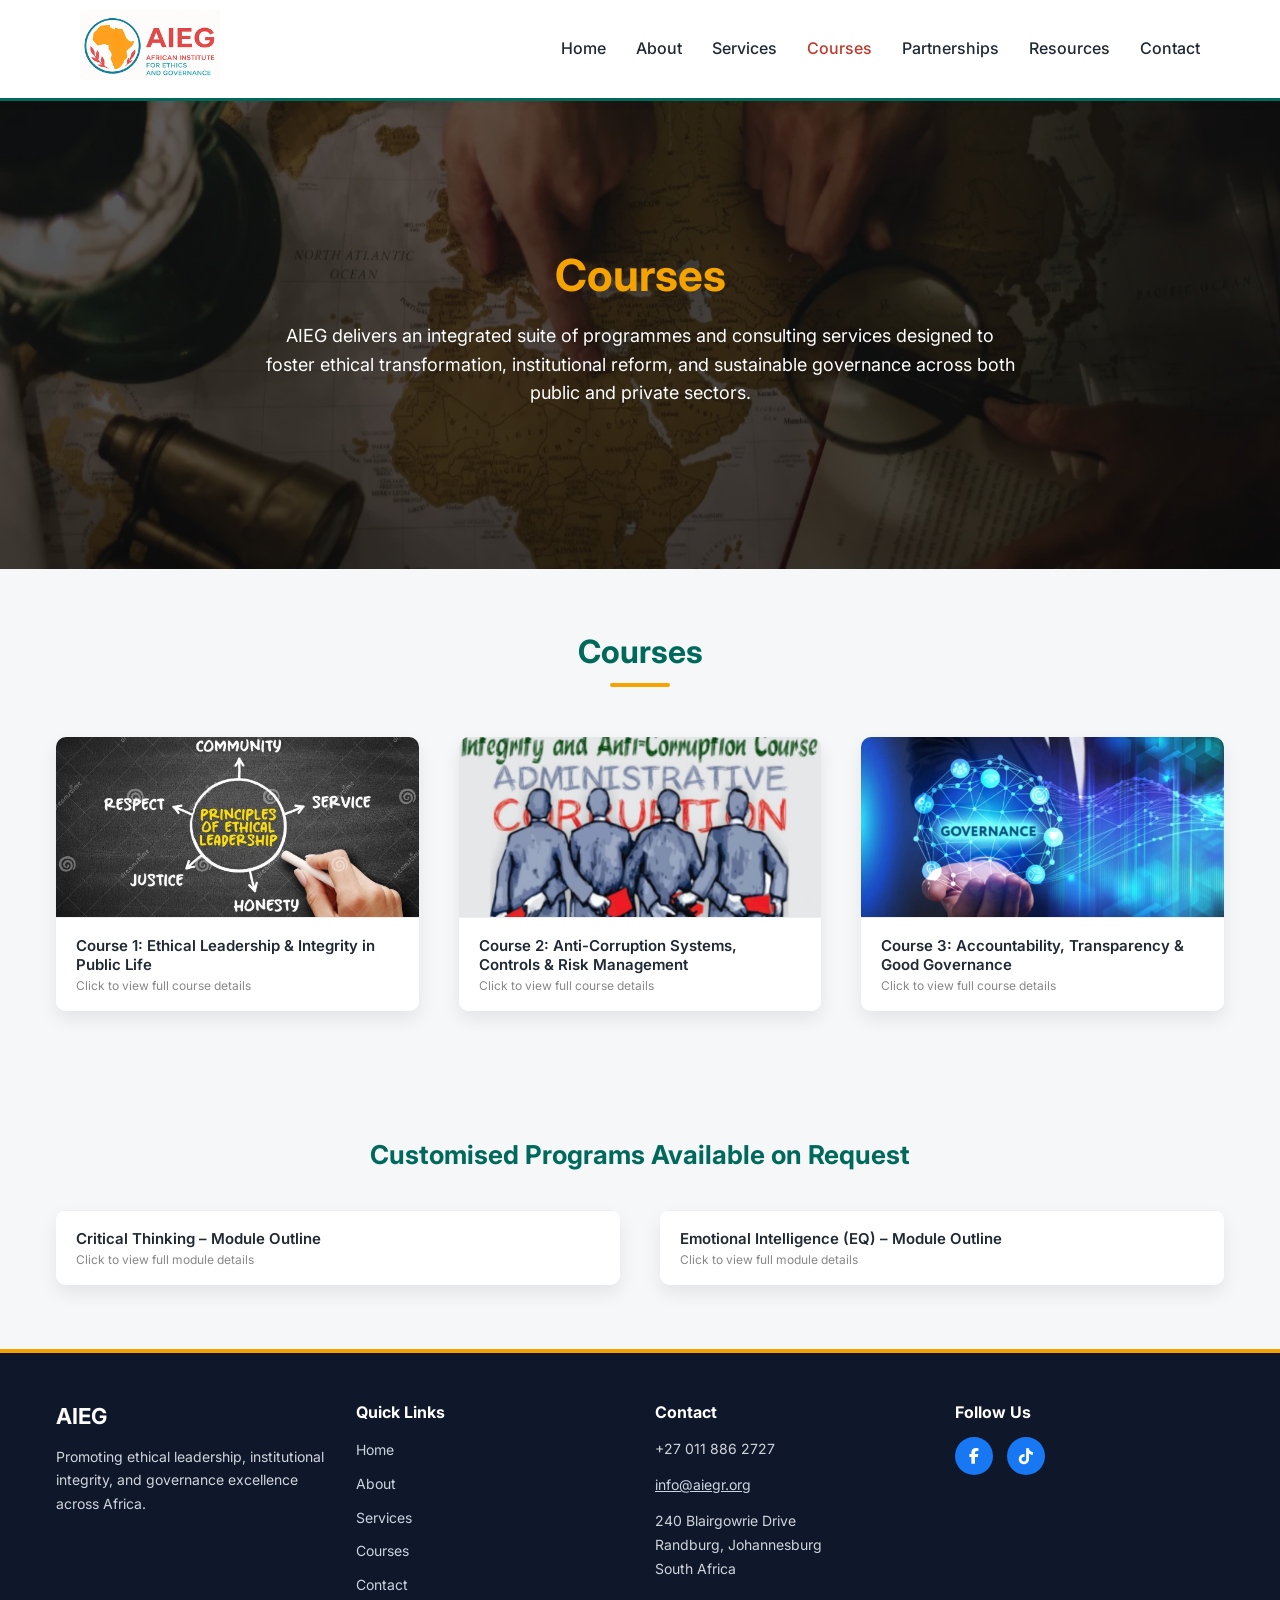
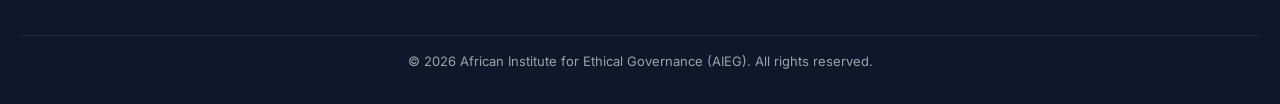
<file: courses.html>
<!DOCTYPE html>
<html lang="en">
<head>
  <meta charset="UTF-8">
  <meta name="viewport" content="width=device-width, initial-scale=1.0">

  <title>Courses | African Institute for Ethical Governance (AIEG)</title>
  <meta name="description" content="Browse AIEG's certified courses in ethical leadership, anti-corruption, accountability and governance for public and private sector professionals.">
  <meta name="keywords"    content="ethical leadership course, anti-corruption training, governance course Africa, public sector ethics">
  <meta name="author"      content="African Institute for Ethical Governance">
  <link rel="canonical"    href="https://www.aiegr.org/courses.html">

  <link rel="preload" as="image" href="images/governance-bg.webp" fetchpriority="high">
  <link rel="preload" as="image" href="images/aieg-logo.png">

  <link rel="preconnect" href="https://fonts.googleapis.com">
  <link rel="preconnect" href="https://fonts.gstatic.com" crossorigin>
  <link rel="preload" href="https://fonts.googleapis.com/css2?family=Inter:wght@400;500;600;700&family=Merriweather:wght@600;700&display=swap" as="style" onload="this.onload=null;this.rel='stylesheet'">
  <noscript><link rel="stylesheet" href="https://fonts.googleapis.com/css2?family=Inter:wght@400;500;600;700&family=Merriweather:wght@600;700&display=swap"></noscript>

  <style>
    body { margin:0; font-family:'Inter',sans-serif; background:#F5F7F9; }
    header { background:#fff; border-bottom:3px solid #00695C; position:sticky; top:0; z-index:1000; padding:10px 0; }
    .navbar { display:flex; justify-content:space-between; align-items:center; width:90%; max-width:1200px; margin:auto; }
    .logo img { height:70px; width:auto; }
    .hamburger { display:none; flex-direction:column; cursor:pointer; gap:5px; background:none; border:none; padding:4px; }
    .hamburger span { width:25px; height:3px; background:#1F2933; display:block; border-radius:2px; }
    .nav-links { display:flex; gap:30px; list-style:none; }
    .nav-links a { color:#1F2933; text-decoration:none; font-weight:500; }
    .hero { min-height:52vh; display:flex; align-items:center; justify-content:center; text-align:center; color:#fff; padding:80px 20px;
      background: linear-gradient(rgba(0,0,0,0.62),rgba(0,0,0,0.72)), url("images/governance-bg.webp") center/cover no-repeat; }
    .hero-content { max-width:750px; }
    .hero h1 { color:#F4A300; margin-bottom:20px; font-size:44px; line-height:1.2; }
    .hero p  { font-size:18px; opacity:.95; }
    @media(max-width:900px){ .hamburger{display:flex;} .nav-links{display:none;} .nav-links.active{display:flex;position:absolute;top:93px;left:0;width:100%;background:#fff;flex-direction:column;align-items:center;gap:18px;padding:25px 0;box-shadow:0 8px 20px rgba(0,0,0,.08);} }
    @media(max-width:768px){ .hero{min-height:clamp(380px,60vh,600px);} .hero h1{font-size:32px;} .hero p{font-size:16px;} }
    @media(max-width:480px){ .hero h1{font-size:26px;} }
  </style>

  <link rel="preload" href="css/style.css" as="style" onload="this.onload=null;this.rel='stylesheet'">
  <noscript><link rel="stylesheet" href="css/style.css"></noscript>

  <link rel="preload" href="https://cdnjs.cloudflare.com/ajax/libs/font-awesome/6.5.0/css/all.min.css" as="style" onload="this.onload=null;this.rel='stylesheet'">
  <noscript><link rel="stylesheet" href="https://cdnjs.cloudflare.com/ajax/libs/font-awesome/6.5.0/css/all.min.css"></noscript>
</head>

<body>
  <a class="skip-link" href="#main">Skip to main content</a>

  <!-- COURSE DETAIL MODAL -->
  <div id="courseModal" class="modal" role="dialog" aria-modal="true" aria-labelledby="modalTitle" aria-hidden="true">
    <div class="modal-box">
      <button class="close-modal" aria-label="Close course details">&times;</button>
      <div id="modalContent"></div>
    </div>
  </div>

  <header>
    <div class="container navbar">
      <div class="logo">
        <a href="index.html" aria-label="AIEG – go to homepage">
          <img src="images/aieg-logo.png" alt="African Institute for Ethical Governance logo" width="140" height="70">
        </a>
      </div>
      <button class="hamburger" id="hamburger" aria-label="Toggle navigation menu" aria-expanded="false" aria-controls="navLinks">
        <span></span><span></span><span></span>
      </button>
      <nav aria-label="Primary navigation">
        <ul class="nav-links" id="navLinks" role="list">
          <li><a href="index.html">Home</a></li>
          <li><a href="about.html">About</a></li>
          <li><a href="services.html">Services</a></li>
          <li><a href="courses.html" aria-current="page">Courses</a></li>
          <li><a href="partnerships.html">Partnerships</a></li>
          <li><a href="resources.html">Resources</a></li>
          <li><a href="contact.html">Contact</a></li>
        </ul>
      </nav>
    </div>
  </header>

  <main id="main">

    <section class="hero" aria-label="Page banner">
      <div class="hero-content">
        <h1 class="reveal-text">Courses</h1>
        <p class="reveal-text delay">
          AIEG delivers an integrated suite of programmes and consulting services designed to foster ethical
          transformation, institutional reform, and sustainable governance across both public and private sectors.
        </p>
      </div>
    </section>

    <!-- CORE COURSES -->
    <section id="courses" aria-labelledby="courses-heading">
      <div class="container">
        <h2 id="courses-heading" class="section-title">Courses</h2>

        <div class="courses-grid">

          <!-- COURSE 1 -->
          <div class="course-column">
            <img class="course-category-img" src="assets/course-ethics.webp" alt="Participants in an ethical leadership training session" width="400" height="180" loading="lazy">
            <div class="accordion">
              <button class="accordion-header">
                Course 1: Ethical Leadership &amp; Integrity in Public Life
                <small class="hint">Click to view full course details</small>
              </button>
              <div class="accordion-content">
                <p><strong>Duration:</strong> 4–5 Days + Follow-Up Coaching (Customisable)</p>
                <p><strong>Target Group:</strong> Public Representatives, Senior Managers, Executives</p>
                <h3>Learning Outcomes</h3>
                <ul>
                  <li>Understand how corruption corrodes institutions, economies, and public trust</li>
                  <li>Recognise personal vulnerabilities and ethical grey zones</li>
                  <li>Apply ethical leadership models to real-world dilemmas</li>
                  <li>Strengthen organisational cultures that resist unethical behaviour</li>
                  <li>Commit to a personalised Integrity Charter</li>
                </ul>
                <h3>Core Modules</h3>
                <p><strong>Day 1 — Foundations of Ethical Leadership</strong></p>
                <ul>
                  <li>What corruption looks like in modern political systems</li>
                  <li>Types of corruption: petty, grand, state capture, regulatory capture</li>
                  <li>Case studies: SAA, NSFAS, international procurement scandals</li>
                  <li>Values-based leadership: King IV, Batho Pele, Ubuntu</li>
                </ul>
                <p><strong>Day 2 — Personal Vulnerabilities &amp; Integrity Mapping</strong></p>
                <ul>
                  <li>Psychology of unethical decision-making</li>
                  <li>Pressure–Opportunity–Rationalisation (Fraud Triangle)</li>
                  <li>How leaders justify unethical choices</li>
                  <li>Building personal integrity maps</li>
                </ul>
                <p><strong>Day 3 — Conflict of Interest Management</strong></p>
                <ul>
                  <li>Recognising real vs perceived conflicts</li>
                  <li>Gift policies, procurement influence, family trust concerns</li>
                  <li>Lifestyle audits</li>
                  <li>Designing and declaring conflicts in practice</li>
                </ul>
                <p><strong>Day 4 — Building Ethical Institutional Culture (Optional)</strong></p>
                <ul>
                  <li>Tone at the top vs tone in the middle</li>
                  <li>Ethics in recruitment, promotion and performance</li>
                  <li>Departmental Integrity Charter development</li>
                  <li>Group presentations: "My Ethical Leadership Commitment"</li>
                </ul>
              </div>
            </div>
          </div>

          <!-- COURSE 2 -->
          <div class="course-column">
            <img class="course-category-img" src="assets/course-anticorruption.webp" alt="Anti-corruption systems and risk management training" width="400" height="180" loading="lazy">
            <div class="accordion">
              <button class="accordion-header">
                Course 2: Anti-Corruption Systems, Controls &amp; Risk Management
                <small class="hint">Click to view full course details</small>
              </button>
              <div class="accordion-content">
                <p><strong>Duration:</strong> 3–4 Days</p>
                <p><strong>Target Group:</strong> Government Officials, Compliance Teams, Managers, Committee Chairs</p>
                <h3>Learning Outcomes</h3>
                <ul>
                  <li>Identify corruption risk points in systems and processes</li>
                  <li>Strengthen internal controls and procurement safeguards</li>
                  <li>Conduct corruption risk assessments</li>
                  <li>Build strong audit trails and reporting mechanisms</li>
                  <li>Apply anti-corruption legislation and best-practice standards</li>
                </ul>
                <h3>Core Modules</h3>
                <p><strong>Day 1 — Understanding Corruption Risks</strong></p>
                <ul>
                  <li>Where corruption hides: procurement, HR, budgeting</li>
                  <li>Governance weaknesses that create opportunities</li>
                  <li>Red flags in practice</li>
                </ul>
                <p><strong>Day 2 — Designing Internal Controls</strong></p>
                <ul>
                  <li>Control frameworks (COSO, PFMA, Companies Act)</li>
                  <li>Segregation of duties and authorisation levels</li>
                  <li>IT controls and digital risk</li>
                </ul>
                <p><strong>Day 3 — Whistleblowing &amp; Reporting Culture</strong></p>
                <ul>
                  <li>Protected Disclosures Act</li>
                  <li>Building safe reporting channels</li>
                  <li>Responding to tip-offs and misconduct</li>
                </ul>
              </div>
            </div>
          </div>

          <!-- COURSE 3 -->
          <div class="course-column">
            <img class="course-category-img" src="assets/course-governance.webp" alt="Accountability and governance training for board members" width="400" height="180" loading="lazy">
            <div class="accordion">
              <button class="accordion-header">
                Course 3: Accountability, Transparency &amp; Good Governance
                <small class="hint">Click to view full course details</small>
              </button>
              <div class="accordion-content">
                <p><strong>Duration:</strong> 3–4 Days</p>
                <p><strong>Target Group:</strong> Politicians, Board Members, Senior Managers, Regulators</p>
                <h3>Learning Outcomes</h3>
                <ul>
                  <li>Understand transparency as a defence against corruption</li>
                  <li>Apply governance and oversight frameworks</li>
                  <li>Strengthen departmental and SOE accountability mechanisms</li>
                  <li>Practise committee-style oversight</li>
                  <li>Use media and digital tools for transparency</li>
                </ul>
                <h3>Core Modules</h3>
                <p><strong>Day 1 — Governance Overview</strong></p>
                <ul>
                  <li>King IV principles</li>
                  <li>Roles: oversight vs executive</li>
                  <li>Why governance collapses: Eskom, SAA, Transnet</li>
                </ul>
                <p><strong>Day 2 — Tools of Accountability</strong></p>
                <ul>
                  <li>Public reporting frameworks</li>
                  <li>Strategic plans, APPs, KPIs, performance contracts</li>
                  <li>Committees: SCOPA, audit committees, internal audit</li>
                  <li>Using dashboards for transparency</li>
                </ul>
                <p><strong>Day 3 — Transparency &amp; Public Communication</strong></p>
                <ul>
                  <li>Role of media</li>
                  <li>Dangers of secrecy</li>
                  <li>Open data &amp; digital transparency</li>
                  <li>Stakeholder engagement</li>
                </ul>
                <p><strong>Day 4 — Simulated Oversight Hearings</strong></p>
                <ul>
                  <li>Parliamentary-style oversight hearing</li>
                  <li>Interrogating a fictional departmental report</li>
                  <li>Detecting wrongdoing and irregular expenditure</li>
                  <li>Drafting oversight recommendations</li>
                </ul>
              </div>
            </div>
          </div>

        </div>
      </div>
    </section>

    <!-- CUSTOMISED PROGRAMMES -->
    <section class="custom-programs" aria-labelledby="custom-heading">
      <div class="container">
        <h2 id="custom-heading" class="custom-title">Customised Programs Available on Request</h2>

        <div class="custom-grid">

          <!-- CRITICAL THINKING -->
          <div class="custom-column">
            <div class="accordion">
              <button class="accordion-header">
                Critical Thinking – Module Outline
                <small class="hint">Click to view full module details</small>
              </button>
              <div class="accordion-content">
                <h3>Purpose</h3>
                <p>To strengthen analytical reasoning, evidence-based decision-making, and resistance to manipulation, bias, and populist narratives.</p>
                <h3>Learning Outcomes</h3>
                <ul>
                  <li>Recognise logical fallacies and cognitive biases</li>
                  <li>Analyse information objectively before making decisions</li>
                  <li>Use structured reasoning in governance and oversight</li>
                  <li>Distinguish fact from perception and rhetoric</li>
                  <li>Strengthen the quality of committee, board, and executive decision-making</li>
                </ul>
                <h3>Module Components</h3>
                <p><strong>Foundations of Critical Thinking</strong></p>
                <ul><li>Evidence vs opinion</li><li>Logical structure of sound decision-making</li></ul>
                <p><strong>Cognitive Biases in Leadership</strong></p>
                <ul><li>Confirmation bias, groupthink, sunk-cost fallacy</li><li>How bias leads to corruption and poor decisions</li></ul>
                <p><strong>Analytical Tools for Governance</strong></p>
                <ul><li>Decision trees, root-cause analysis, systems thinking</li></ul>
                <p><strong>Critical Thinking in Public Life</strong></p>
                <ul><li>Separating political messaging from factual analysis</li><li>Evaluating procurement proposals critically</li></ul>
                <p><strong>Simulation Exercise</strong></p>
                <ul><li>Participants critique a flawed report and identify red flags</li></ul>
              </div>
            </div>
          </div>

          <!-- EMOTIONAL INTELLIGENCE -->
          <div class="custom-column">
            <div class="accordion">
              <button class="accordion-header">
                Emotional Intelligence (EQ) – Module Outline
                <small class="hint">Click to view full module details</small>
              </button>
              <div class="accordion-content">
                <h3>Purpose</h3>
                <p>To build self-awareness, emotional stability, and interpersonal integrity among leaders responsible for high-stakes decisions.</p>
                <h3>Learning Outcomes</h3>
                <ul>
                  <li>Understand their emotional triggers and pressures</li>
                  <li>Strengthen empathy, accountability, and relationship management</li>
                  <li>Remain stable under political, social, and administrative pressure</li>
                  <li>Build trust with teams and communities</li>
                  <li>Communicate ethically and authentically</li>
                </ul>
                <h3>Module Components</h3>
                <p><strong>Self-Awareness &amp; Emotional Triggers</strong></p>
                <ul><li>Blind spots and leadership vulnerabilities</li></ul>
                <p><strong>Self-Regulation Under Pressure</strong></p>
                <ul><li>Managing stress, conflict, and ethical dilemmas</li></ul>
                <p><strong>Empathy &amp; Ubuntu-Based Leadership</strong></p>
                <ul><li>Connecting with communities and staff</li><li>Compassion as a governance tool</li></ul>
                <p><strong>Responsible &amp; Ethical Decision-Making</strong></p>
                <ul><li>How emotions influence corruption or integrity</li></ul>
                <p><strong>Practical EQ Lab</strong></p>
                <ul><li>Difficult conversations</li><li>Role-play: responding to ethical crises</li></ul>
              </div>
            </div>
          </div>

        </div>
      </div>
    </section>

  </main>

  <footer class="footer" role="contentinfo">
    <div class="container footer-grid">
      <div class="footer-col">
        <h3>AIEG</h3>
        <p>Promoting ethical leadership, institutional integrity, and governance excellence across Africa.</p>
      </div>
      <div class="footer-col">
        <h4>Quick Links</h4>
        <ul>
          <li><a href="index.html">Home</a></li>
          <li><a href="about.html">About</a></li>
          <li><a href="services.html">Services</a></li>
          <li><a href="courses.html">Courses</a></li>
          <li><a href="contact.html">Contact</a></li>
        </ul>
      </div>
      <div class="footer-col">
        <h4>Contact</h4>
        <address style="font-style:normal;">
          <p>+27 011 886 2727</p>
          <p><a href="mailto:info@aiegr.org" style="color:#cbd5e1;">info@aiegr.org</a></p>
          <p>240 Blairgowrie Drive<br>Randburg, Johannesburg<br>South Africa</p>
        </address>
      </div>
      <div class="footer-col">
        <h4>Follow Us</h4>
        <div class="social-icons">
          <a href="https://web.facebook.com/profile.php?id=61573634230975" target="_blank" rel="noopener noreferrer" aria-label="Visit AIEG on Facebook (opens in new tab)">
            <i class="fab fa-facebook-f" aria-hidden="true"></i>
          </a>
		  <a href="https://www.tiktok.com/@aiegr.org" target="_blank" rel="noopener noreferrer" aria-label="Visit AIEG on TikTok (opens in new tab)">
   <i class="fab fa-tiktok" aria-hidden="true"></i>
</a>

        </div>
      </div>
    </div>
    <div class="footer-bottom">
      <p>© 2026 African Institute for Ethical Governance (AIEG). All rights reserved.</p>
    </div>
  </footer>

  <script src="js/script.js" defer></script>
</body>
</html>
</file>
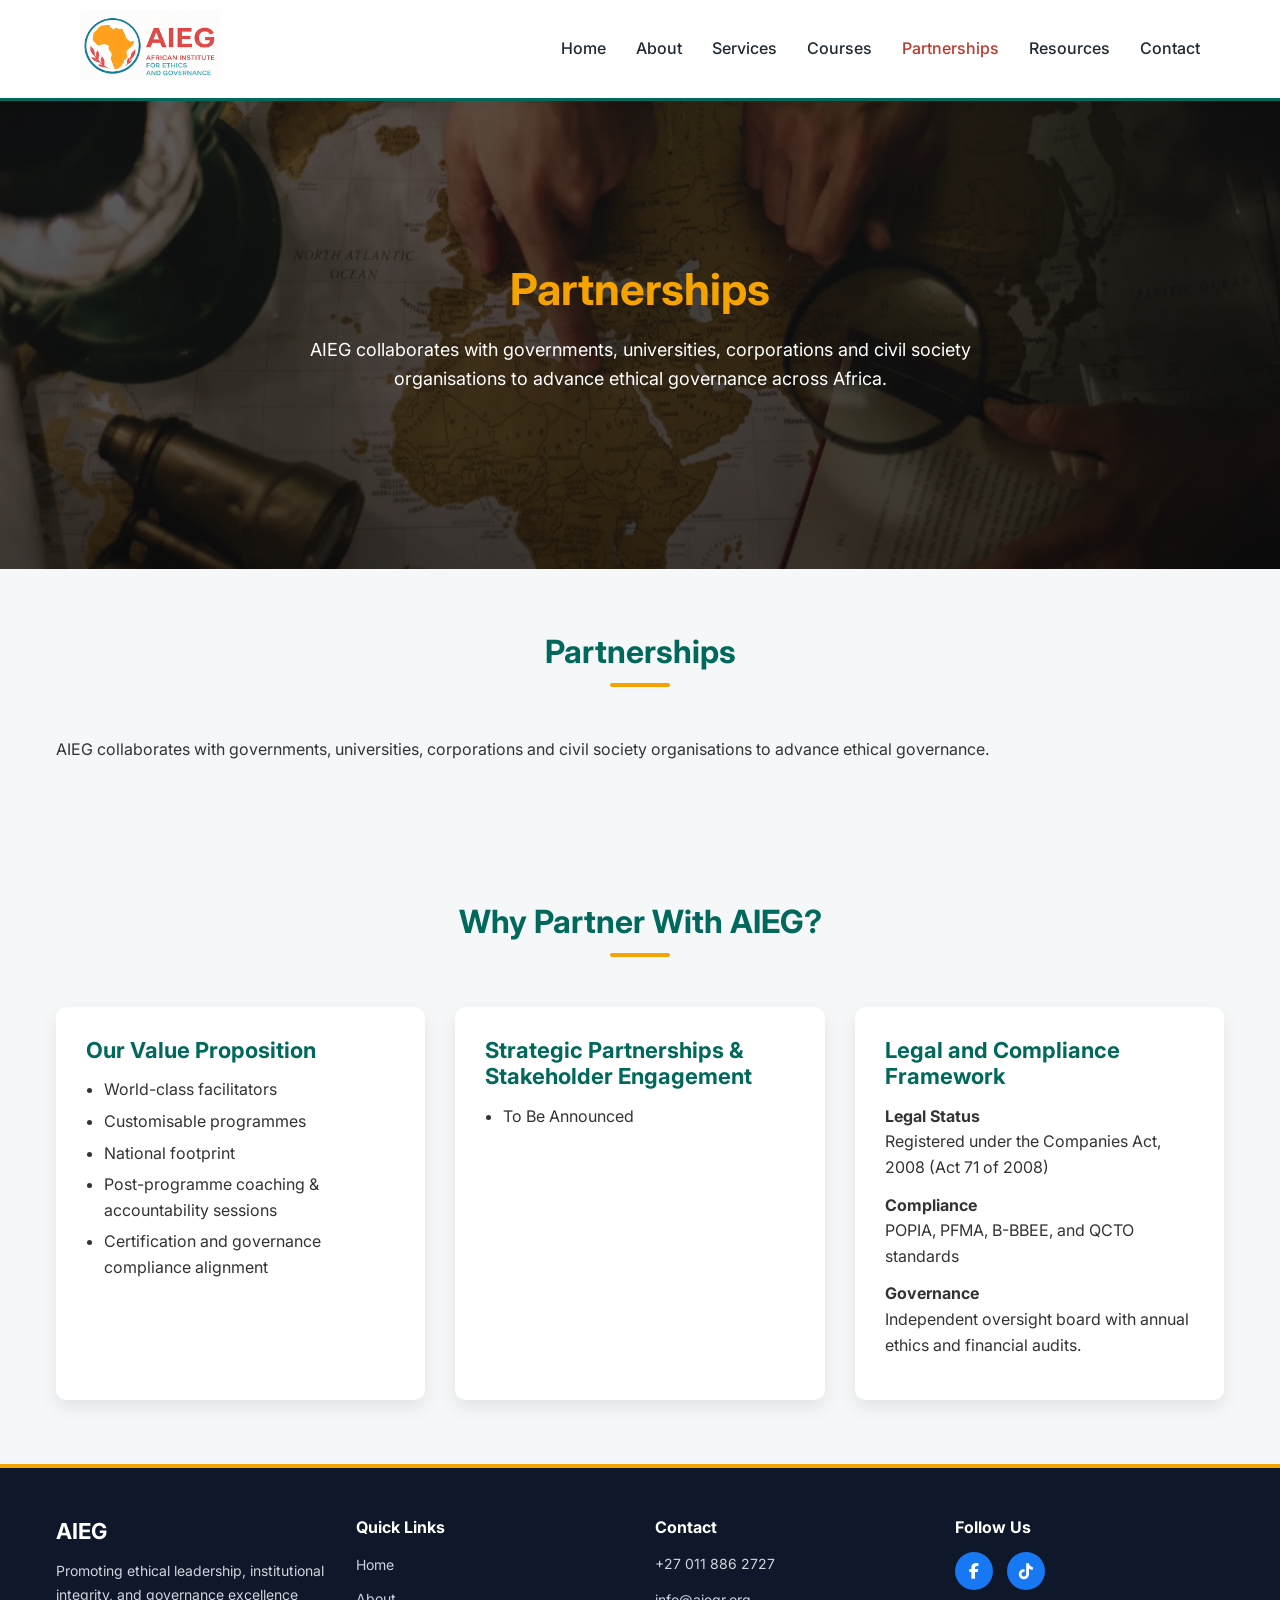
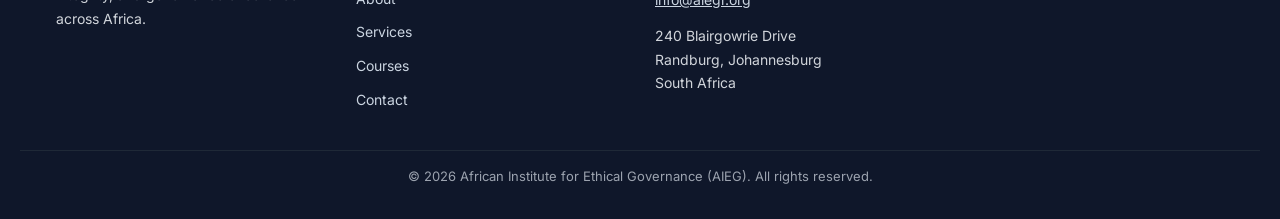
<file: partnerships.html>
<!DOCTYPE html>
<html lang="en">
<head>
  <meta charset="UTF-8">
  <meta name="viewport" content="width=device-width, initial-scale=1.0">

  <title>Partnerships | African Institute for Ethical Governance (AIEG)</title>
  <meta name="description" content="AIEG's strategic partnerships with governments, universities, corporations and civil society organisations to advance ethical governance across Africa.">
  <meta name="keywords"    content="AIEG partnerships, governance collaboration, ethical leadership Africa, POPIA, PFMA, B-BBEE compliance">
  <meta name="author"      content="African Institute for Ethical Governance">
  <link rel="canonical"    href="https://www.aiegr.org/partnerships.html">

  <link rel="preload" as="image" href="images/governance-bg.webp" fetchpriority="high">
  <link rel="preload" as="image" href="images/aieg-logo.png">

  <link rel="preconnect" href="https://fonts.googleapis.com">
  <link rel="preconnect" href="https://fonts.gstatic.com" crossorigin>
  <link rel="preload" href="https://fonts.googleapis.com/css2?family=Inter:wght@400;500;600;700&family=Merriweather:wght@600;700&display=swap" as="style" onload="this.onload=null;this.rel='stylesheet'">
  <noscript><link rel="stylesheet" href="https://fonts.googleapis.com/css2?family=Inter:wght@400;500;600;700&family=Merriweather:wght@600;700&display=swap"></noscript>

  <style>
    body { margin:0; font-family:'Inter',sans-serif; background:#F5F7F9; }
    header { background:#fff; border-bottom:3px solid #00695C; position:sticky; top:0; z-index:1000; padding:10px 0; }
    .navbar { display:flex; justify-content:space-between; align-items:center; width:90%; max-width:1200px; margin:auto; }
    .logo img { height:70px; width:auto; }
    .hamburger { display:none; flex-direction:column; cursor:pointer; gap:5px; background:none; border:none; padding:4px; }
    .hamburger span { width:25px; height:3px; background:#1F2933; display:block; border-radius:2px; }
    .nav-links { display:flex; gap:30px; list-style:none; }
    .nav-links a { color:#1F2933; text-decoration:none; font-weight:500; }
    .hero { min-height:52vh; display:flex; align-items:center; justify-content:center; text-align:center; color:#fff; padding:80px 20px;
      background: linear-gradient(rgba(0,0,0,0.62),rgba(0,0,0,0.72)), url("images/governance-bg.webp") center/cover no-repeat; }
    .hero-content { max-width:750px; }
    .hero h1 { color:#F4A300; margin-bottom:20px; font-size:44px; line-height:1.2; }
    .hero p  { font-size:18px; opacity:.95; }
    @media(max-width:900px){ .hamburger{display:flex;} .nav-links{display:none;} .nav-links.active{display:flex;position:absolute;top:93px;left:0;width:100%;background:#fff;flex-direction:column;align-items:center;gap:18px;padding:25px 0;box-shadow:0 8px 20px rgba(0,0,0,.08);} }
    @media(max-width:768px){ .hero{min-height:clamp(380px,60vh,600px);} .hero h1{font-size:32px;} .hero p{font-size:16px;} }
    @media(max-width:480px){ .hero h1{font-size:26px;} }
  </style>

  <link rel="preload" href="css/style.css" as="style" onload="this.onload=null;this.rel='stylesheet'">
  <noscript><link rel="stylesheet" href="css/style.css"></noscript>

  <link rel="preload" href="https://cdnjs.cloudflare.com/ajax/libs/font-awesome/6.5.0/css/all.min.css" as="style" onload="this.onload=null;this.rel='stylesheet'">
  <noscript><link rel="stylesheet" href="https://cdnjs.cloudflare.com/ajax/libs/font-awesome/6.5.0/css/all.min.css"></noscript>
</head>

<body>
  <a class="skip-link" href="#main">Skip to main content</a>

  <header>
    <div class="container navbar">
      <div class="logo">
        <a href="index.html" aria-label="AIEG – go to homepage">
          <img src="images/aieg-logo.png" alt="African Institute for Ethical Governance logo" width="140" height="70">
        </a>
      </div>
      <button class="hamburger" id="hamburger" aria-label="Toggle navigation menu" aria-expanded="false" aria-controls="navLinks">
        <span></span><span></span><span></span>
      </button>
      <nav aria-label="Primary navigation">
        <ul class="nav-links" id="navLinks" role="list">
          <li><a href="index.html">Home</a></li>
          <li><a href="about.html">About</a></li>
          <li><a href="services.html">Services</a></li>
          <li><a href="courses.html">Courses</a></li>
          <li><a href="partnerships.html" aria-current="page">Partnerships</a></li>
          <li><a href="resources.html">Resources</a></li>
          <li><a href="contact.html">Contact</a></li>
        </ul>
      </nav>
    </div>
  </header>

  <main id="main">

    <section class="hero" aria-label="Page banner">
      <div class="hero-content">
        <h1 class="reveal-text">Partnerships</h1>
        <p class="reveal-text delay">
          AIEG collaborates with governments, universities, corporations and civil society organisations
          to advance ethical governance across Africa.
        </p>
      </div>
    </section>

    <section aria-labelledby="partnerships-heading">
      <div class="container">
        <h2 id="partnerships-heading" class="section-title">Partnerships</h2>
        <p>
          AIEG collaborates with governments, universities, corporations and civil society organisations
          to advance ethical governance.
        </p>
      </div>
    </section>

    <section class="partnership-details" aria-labelledby="why-partner-heading">
      <div class="container">
        <h2 id="why-partner-heading" class="section-title">Why Partner With AIEG?</h2>

        <div class="partnership-grid">

          <div class="partnership-card">
            <h3>Our Value Proposition</h3>
            <ul>
              <li>World-class facilitators</li>
              <li>Customisable programmes</li>
              <li>National footprint</li>
              <li>Post-programme coaching &amp; accountability sessions</li>
              <li>Certification and governance compliance alignment</li>
            </ul>
          </div>

          <div class="partnership-card">
            <h3>Strategic Partnerships &amp; Stakeholder Engagement</h3>
            <ul>
              <li>To Be Announced</li>
            </ul>
          </div>

          <div class="partnership-card">
            <h3>Legal and Compliance Framework</h3>
            <p><strong>Legal Status</strong><br>Registered under the Companies Act, 2008 (Act 71 of 2008)</p>
            <p><strong>Compliance</strong><br>POPIA, PFMA, B-BBEE, and QCTO standards</p>
            <p><strong>Governance</strong><br>Independent oversight board with annual ethics and financial audits.</p>
          </div>

        </div>
      </div>
    </section>

  </main>

  <footer class="footer" role="contentinfo">
    <div class="container footer-grid">
      <div class="footer-col">
        <h3>AIEG</h3>
        <p>Promoting ethical leadership, institutional integrity, and governance excellence across Africa.</p>
      </div>
      <div class="footer-col">
        <h4>Quick Links</h4>
        <ul>
          <li><a href="index.html">Home</a></li>
          <li><a href="about.html">About</a></li>
          <li><a href="services.html">Services</a></li>
          <li><a href="courses.html">Courses</a></li>
          <li><a href="contact.html">Contact</a></li>
        </ul>
      </div>
      <div class="footer-col">
        <h4>Contact</h4>
        <address style="font-style:normal;">
          <p>+27 011 886 2727</p>
          <p><a href="mailto:info@aiegr.org" style="color:#cbd5e1;">info@aiegr.org</a></p>
          <p>240 Blairgowrie Drive<br>Randburg, Johannesburg<br>South Africa</p>
        </address>
      </div>
      <div class="footer-col">
        <h4>Follow Us</h4>
        <div class="social-icons">
          <a href="https://web.facebook.com/profile.php?id=61573634230975" target="_blank" rel="noopener noreferrer" aria-label="Visit AIEG on Facebook (opens in new tab)">
            <i class="fab fa-facebook-f" aria-hidden="true"></i>
          </a>
		  <a href="https://www.tiktok.com/@aiegr.org" target="_blank" rel="noopener noreferrer" aria-label="Visit AIEG on TikTok (opens in new tab)">
   <i class="fab fa-tiktok" aria-hidden="true"></i>
</a>

        </div>
      </div>
    </div>
    <div class="footer-bottom">
      <p>© 2026 African Institute for Ethical Governance (AIEG). All rights reserved.</p>
    </div>
  </footer>

  <script src="js/script.js" defer></script>
</body>
</html>
</file>
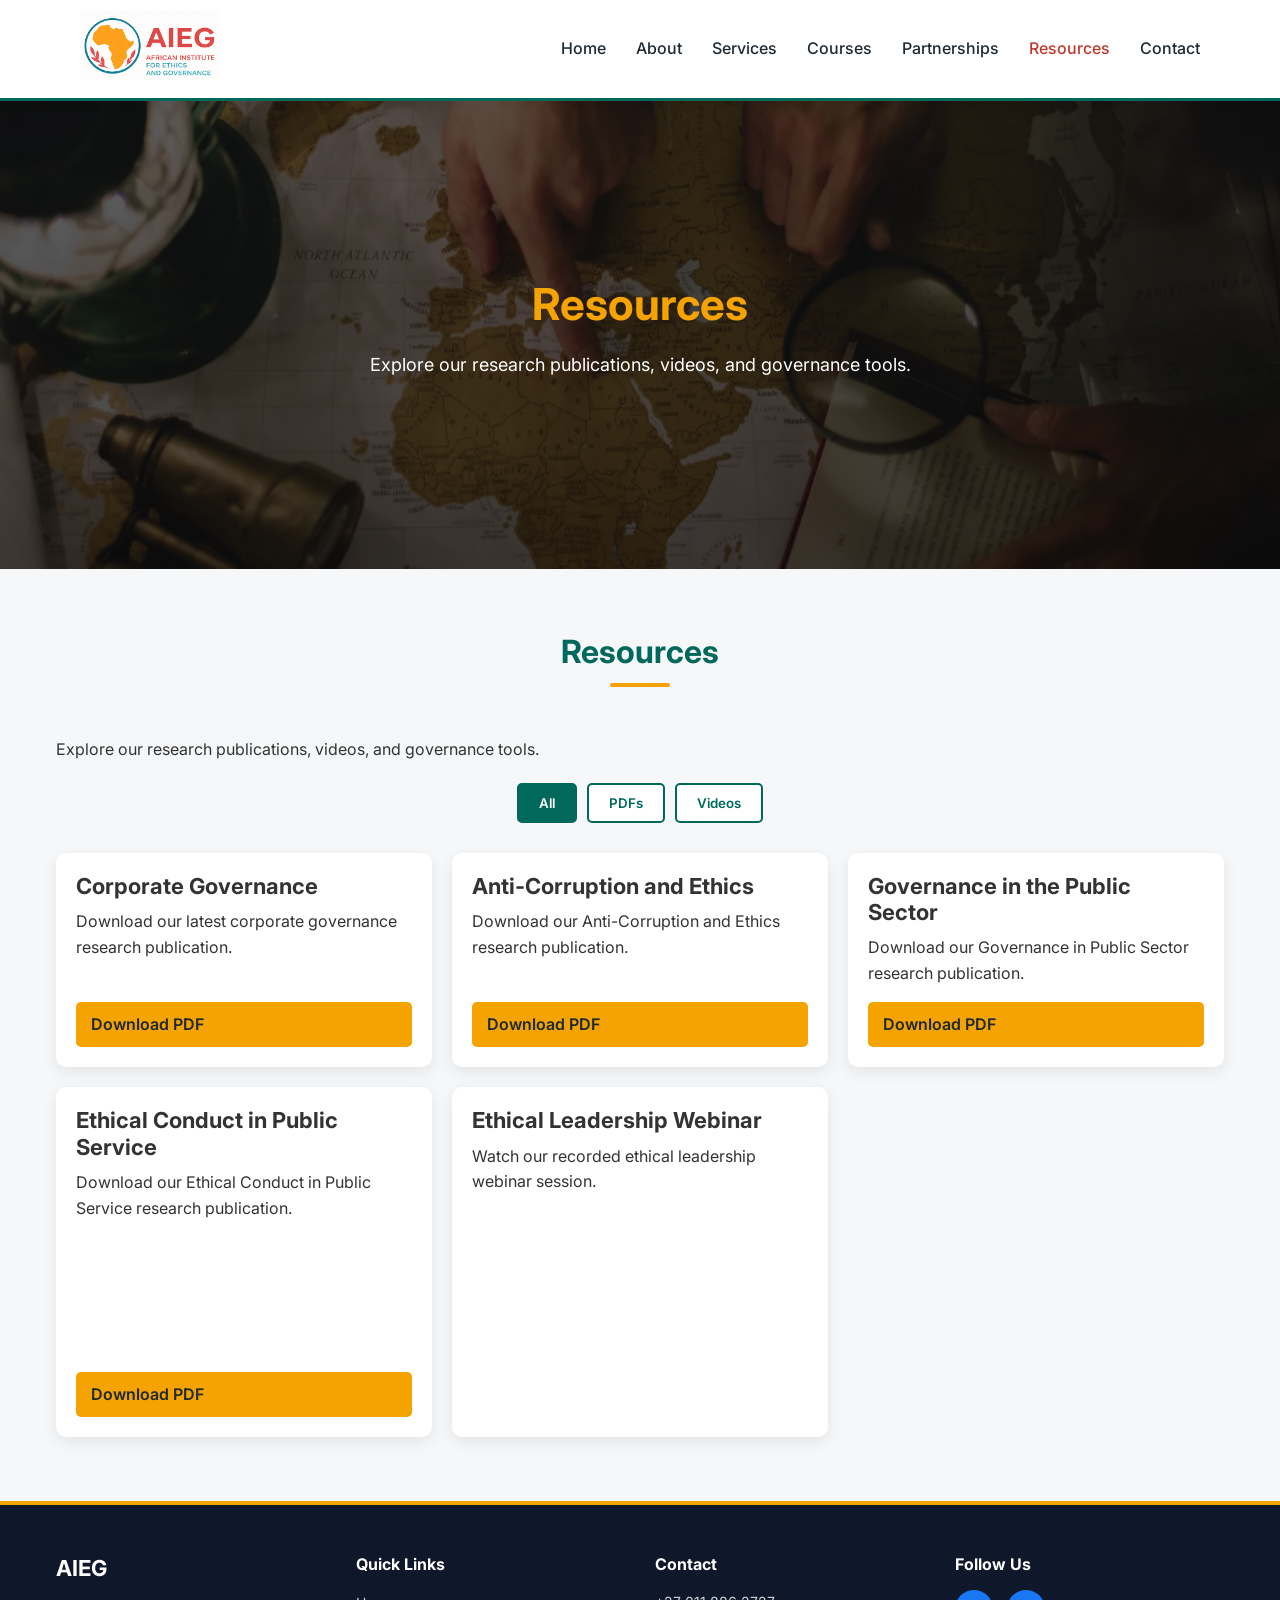
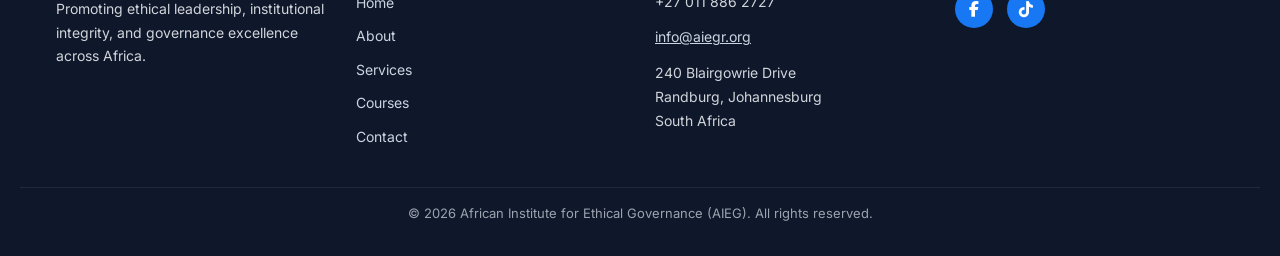
<file: resources.html>
<!DOCTYPE html>
<html lang="en">
<head>
  <meta charset="UTF-8">
  <meta name="viewport" content="width=device-width, initial-scale=1.0">

  <title>Resources | African Institute for Ethical Governance (AIEG)</title>
  <meta name="description" content="Download AIEG's governance research publications and watch our ethical leadership webinars.">
  <meta name="keywords"    content="governance research Africa, ethical leadership publications, corporate governance PDF, anti-corruption resources">
  <meta name="author"      content="African Institute for Ethical Governance">
  <link rel="canonical"    href="https://www.aiegr.org/resources.html">

  <link rel="preload" as="image" href="images/governance-bg.webp" fetchpriority="high">
  <link rel="preload" as="image" href="images/aieg-logo.png">

  <link rel="preconnect" href="https://fonts.googleapis.com">
  <link rel="preconnect" href="https://fonts.gstatic.com" crossorigin>
  <link rel="preload" href="https://fonts.googleapis.com/css2?family=Inter:wght@400;500;600;700&family=Merriweather:wght@600;700&display=swap" as="style" onload="this.onload=null;this.rel='stylesheet'">
  <noscript><link rel="stylesheet" href="https://fonts.googleapis.com/css2?family=Inter:wght@400;500;600;700&family=Merriweather:wght@600;700&display=swap"></noscript>

  <style>
    body { margin:0; font-family:'Inter',sans-serif; background:#F5F7F9; }
    header { background:#fff; border-bottom:3px solid #00695C; position:sticky; top:0; z-index:1000; padding:10px 0; }
    .navbar { display:flex; justify-content:space-between; align-items:center; width:90%; max-width:1200px; margin:auto; }
    .logo img { height:70px; width:auto; }
    .hamburger { display:none; flex-direction:column; cursor:pointer; gap:5px; background:none; border:none; padding:4px; }
    .hamburger span { width:25px; height:3px; background:#1F2933; display:block; border-radius:2px; }
    .nav-links { display:flex; gap:30px; list-style:none; }
    .nav-links a { color:#1F2933; text-decoration:none; font-weight:500; }
    .hero { min-height:52vh; display:flex; align-items:center; justify-content:center; text-align:center; color:#fff; padding:80px 20px;
      background: linear-gradient(rgba(0,0,0,0.62),rgba(0,0,0,0.72)), url("images/governance-bg.webp") center/cover no-repeat; }
    .hero-content { max-width:750px; }
    .hero h1 { color:#F4A300; margin-bottom:20px; font-size:44px; line-height:1.2; }
    .hero p  { font-size:18px; opacity:.95; }
    @media(max-width:900px){ .hamburger{display:flex;} .nav-links{display:none;} .nav-links.active{display:flex;position:absolute;top:93px;left:0;width:100%;background:#fff;flex-direction:column;align-items:center;gap:18px;padding:25px 0;box-shadow:0 8px 20px rgba(0,0,0,.08);} }
    @media(max-width:768px){ .hero{min-height:clamp(380px,60vh,600px);} .hero h1{font-size:32px;} .hero p{font-size:16px;} }
    @media(max-width:480px){ .hero h1{font-size:26px;} }
  </style>

  <link rel="preload" href="css/style.css" as="style" onload="this.onload=null;this.rel='stylesheet'">
  <noscript><link rel="stylesheet" href="css/style.css"></noscript>

  <link rel="preload" href="https://cdnjs.cloudflare.com/ajax/libs/font-awesome/6.5.0/css/all.min.css" as="style" onload="this.onload=null;this.rel='stylesheet'">
  <noscript><link rel="stylesheet" href="https://cdnjs.cloudflare.com/ajax/libs/font-awesome/6.5.0/css/all.min.css"></noscript>
</head>

<body>
  <a class="skip-link" href="#main">Skip to main content</a>

  <header>
    <div class="container navbar">
      <div class="logo">
        <a href="index.html" aria-label="AIEG – go to homepage">
          <img src="images/aieg-logo.png" alt="African Institute for Ethical Governance logo" width="140" height="70">
        </a>
      </div>
      <button class="hamburger" id="hamburger" aria-label="Toggle navigation menu" aria-expanded="false" aria-controls="navLinks">
        <span></span><span></span><span></span>
      </button>
      <nav aria-label="Primary navigation">
        <ul class="nav-links" id="navLinks" role="list">
          <li><a href="index.html">Home</a></li>
          <li><a href="about.html">About</a></li>
          <li><a href="services.html">Services</a></li>
          <li><a href="courses.html">Courses</a></li>
          <li><a href="partnerships.html">Partnerships</a></li>
          <li><a href="resources.html" aria-current="page">Resources</a></li>
          <li><a href="contact.html">Contact</a></li>
        </ul>
      </nav>
    </div>
  </header>

  <main id="main">

    <section class="hero" aria-label="Page banner">
      <div class="hero-content">
        <h1 class="reveal-text">Resources</h1>
        <p class="reveal-text delay">Explore our research publications, videos, and governance tools.</p>
      </div>
    </section>

    <section id="resources" aria-labelledby="resources-heading">
      <div class="container">
        <h2 id="resources-heading" class="section-title">Resources</h2>
        <p>Explore our research publications, videos, and governance tools.</p>

        <!-- FILTER TABS -->
        <div class="resource-tabs" role="group" aria-label="Filter resources by type">
          <button onclick="filterResources('all')"   data-filter="all"   class="active">All</button>
          <button onclick="filterResources('pdf')"   data-filter="pdf">PDFs</button>
          <button onclick="filterResources('video')" data-filter="video">Videos</button>
        </div>

        <!-- RESOURCE GRID -->
        <div class="resource-grid">

          <div class="resource-item pdf">
            <h3>Corporate Governance</h3>
            <p>Download our latest corporate governance research publication.</p>
            <a href="resources/Corporate Governance.pdf" target="_blank" rel="noopener noreferrer" class="btn" aria-label="Download Corporate Governance PDF publication (opens in new tab)">
              Download PDF
            </a>
          </div>

          <div class="resource-item pdf">
            <h3>Anti-Corruption and Ethics</h3>
            <p>Download our Anti-Corruption and Ethics research publication.</p>
            <a href="resources/Anti-Corruption and Ethics.pdf" target="_blank" rel="noopener noreferrer" class="btn" aria-label="Download Anti-Corruption and Ethics PDF publication (opens in new tab)">
              Download PDF
            </a>
          </div>

          <div class="resource-item pdf">
            <h3>Governance in the Public Sector</h3>
            <p>Download our Governance in Public Sector research publication.</p>
            <a href="resources/Anti-Governance in Public Sector.pdf" target="_blank" rel="noopener noreferrer" class="btn" aria-label="Download Governance in the Public Sector PDF publication (opens in new tab)">
              Download PDF
            </a>
          </div>

          <div class="resource-item pdf">
            <h3>Ethical Conduct in Public Service</h3>
            <p>Download our Ethical Conduct in Public Service research publication.</p>
            <a href="resources/Ethical Conduct In Public Service.pdf" target="_blank" rel="noopener noreferrer" class="btn" aria-label="Download Ethical Conduct in Public Service PDF publication (opens in new tab)">
              Download PDF
            </a>
          </div>

          <div class="resource-item video">
            <h3>Ethical Leadership Webinar</h3>
            <p>Watch our recorded ethical leadership webinar session.</p>
            <div style="margin-top:auto;">
              <iframe
                width="100%" height="200"
                src="https://www.youtube.com/embed/VIDEO_ID"
                title="AIEG Ethical Leadership Webinar"
                frameborder="0"
                allow="accelerometer; autoplay; clipboard-write; encrypted-media; gyroscope; picture-in-picture"
                allowfullscreen
                loading="lazy">
              </iframe>
            </div>
          </div>

        </div>
      </div>
    </section>

  </main>

  <footer class="footer" role="contentinfo">
    <div class="container footer-grid">
      <div class="footer-col">
        <h3>AIEG</h3>
        <p>Promoting ethical leadership, institutional integrity, and governance excellence across Africa.</p>
      </div>
      <div class="footer-col">
        <h4>Quick Links</h4>
        <ul>
          <li><a href="index.html">Home</a></li>
          <li><a href="about.html">About</a></li>
          <li><a href="services.html">Services</a></li>
          <li><a href="courses.html">Courses</a></li>
          <li><a href="contact.html">Contact</a></li>
        </ul>
      </div>
      <div class="footer-col">
        <h4>Contact</h4>
        <address style="font-style:normal;">
          <p>+27 011 886 2727</p>
          <p><a href="mailto:info@aiegr.org" style="color:#cbd5e1;">info@aiegr.org</a></p>
          <p>240 Blairgowrie Drive<br>Randburg, Johannesburg<br>South Africa</p>
        </address>
      </div>
      <div class="footer-col">
        <h4>Follow Us</h4>
        <div class="social-icons">
          <a href="https://web.facebook.com/profile.php?id=61573634230975" target="_blank" rel="noopener noreferrer" aria-label="Visit AIEG on Facebook (opens in new tab)">
            <i class="fab fa-facebook-f" aria-hidden="true"></i>
          </a>
		  <a href="https://www.tiktok.com/@aiegr.org" target="_blank" rel="noopener noreferrer" aria-label="Visit AIEG on TikTok (opens in new tab)">
   <i class="fab fa-tiktok" aria-hidden="true"></i>
</a>

        </div>
      </div>
    </div>
    <div class="footer-bottom">
      <p>© 2026 African Institute for Ethical Governance (AIEG). All rights reserved.</p>
    </div>
  </footer>

  <script src="js/script.js" defer></script>
</body>
</html>
</file>
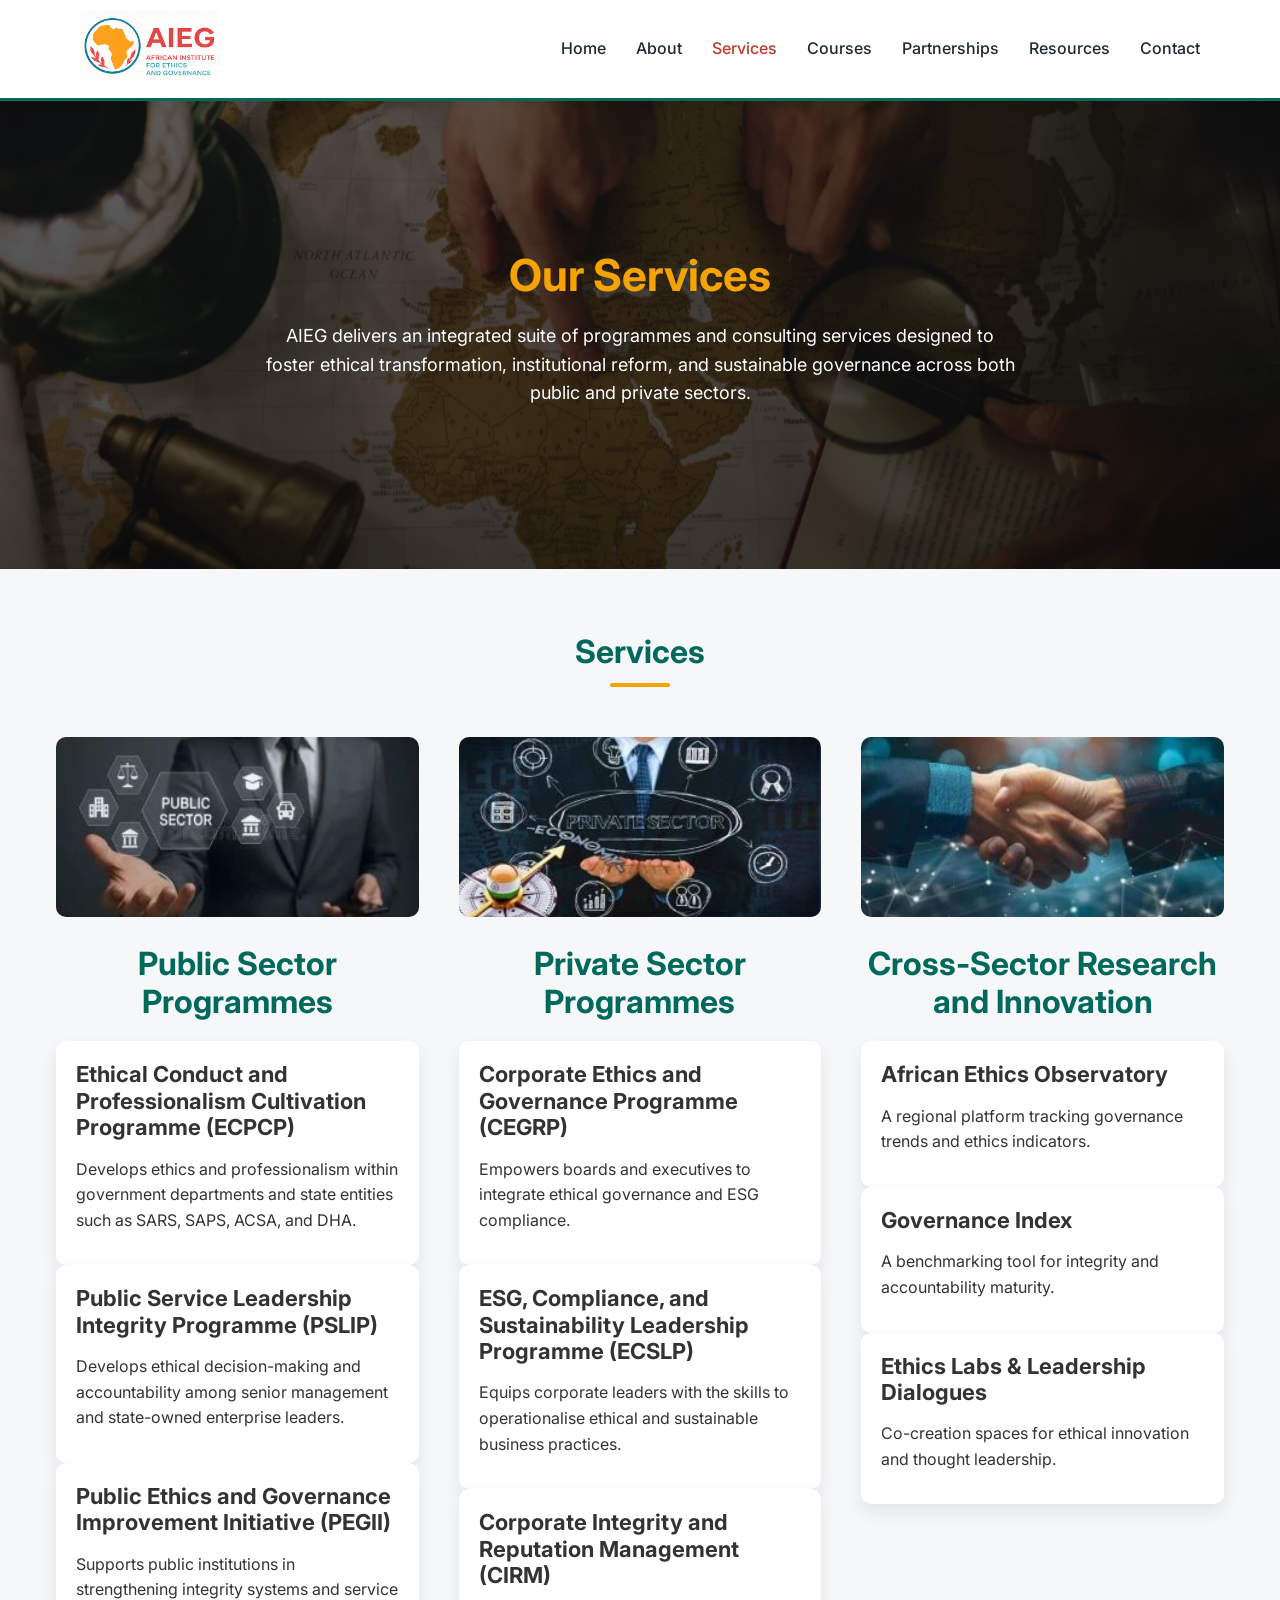
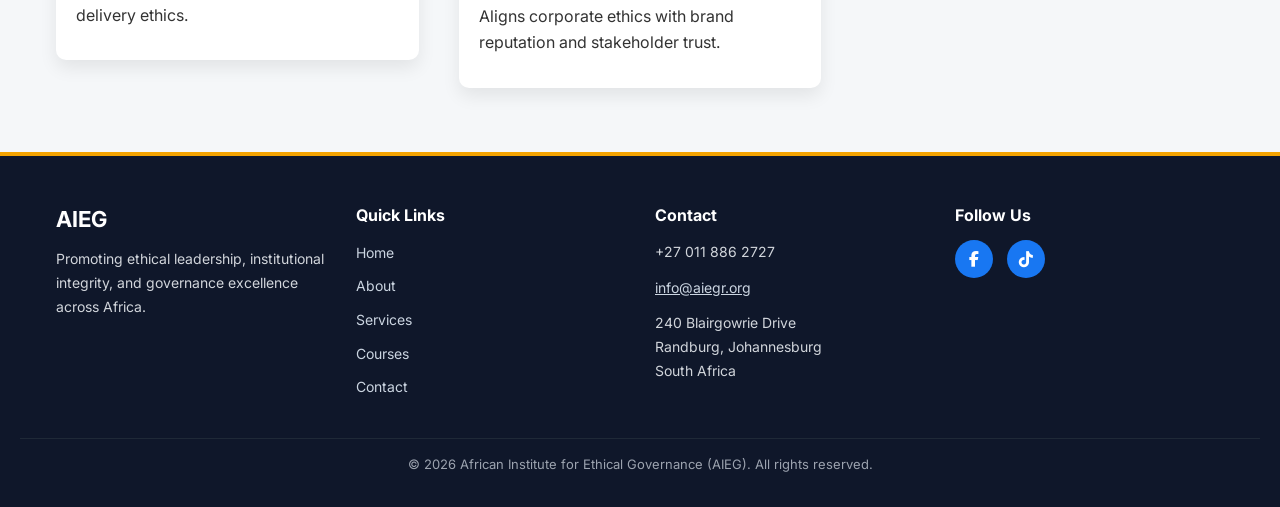
<file: services.html>
<!DOCTYPE html>
<html lang="en">
<head>
  <meta charset="UTF-8">
  <meta name="viewport" content="width=device-width, initial-scale=1.0">

  <title>Services | African Institute for Ethical Governance (AIEG)</title>
  <meta name="description" content="Explore AIEG's public sector, private sector, and cross-sector governance programmes and advisory services.">
  <meta name="keywords"    content="ethical leadership, governance training, anti-corruption training, Africa governance institute, ESG leadership, public sector ethics">
  <meta name="author"      content="African Institute for Ethical Governance">
  <link rel="canonical"    href="https://www.aiegr.org/services.html">

  <link rel="preload" as="image" href="images/governance-bg.webp" fetchpriority="high">
  <link rel="preload" as="image" href="images/aieg-logo.png">

  <link rel="preconnect" href="https://fonts.googleapis.com">
  <link rel="preconnect" href="https://fonts.gstatic.com" crossorigin>
  <link rel="preload" href="https://fonts.googleapis.com/css2?family=Inter:wght@400;500;600;700&family=Merriweather:wght@600;700&display=swap" as="style" onload="this.onload=null;this.rel='stylesheet'">
  <noscript><link rel="stylesheet" href="https://fonts.googleapis.com/css2?family=Inter:wght@400;500;600;700&family=Merriweather:wght@600;700&display=swap"></noscript>

  <style>
    body { margin:0; font-family:'Inter',sans-serif; background:#F5F7F9; }
    header { background:#fff; border-bottom:3px solid #00695C; position:sticky; top:0; z-index:1000; padding:10px 0; }
    .navbar { display:flex; justify-content:space-between; align-items:center; width:90%; max-width:1200px; margin:auto; }
    .logo img { height:70px; width:auto; }
    .hamburger { display:none; flex-direction:column; cursor:pointer; gap:5px; background:none; border:none; padding:4px; }
    .hamburger span { width:25px; height:3px; background:#1F2933; display:block; border-radius:2px; }
    .nav-links { display:flex; gap:30px; list-style:none; }
    .nav-links a { color:#1F2933; text-decoration:none; font-weight:500; }
    .hero { min-height:52vh; display:flex; align-items:center; justify-content:center; text-align:center; color:#fff; padding:80px 20px;
      background: linear-gradient(rgba(0,0,0,0.62),rgba(0,0,0,0.72)), url("images/governance-bg.webp") center/cover no-repeat; }
    .hero-content { max-width:750px; }
    .hero h1 { color:#F4A300; margin-bottom:20px; font-size:44px; line-height:1.2; }
    .hero p  { font-size:18px; opacity:.95; }
    @media(max-width:900px){ .hamburger{display:flex;} .nav-links{display:none;} .nav-links.active{display:flex;position:absolute;top:93px;left:0;width:100%;background:#fff;flex-direction:column;align-items:center;gap:18px;padding:25px 0;box-shadow:0 8px 20px rgba(0,0,0,.08);} }
    @media(max-width:768px){ .hero{min-height:clamp(380px,60vh,600px);} .hero h1{font-size:32px;} .hero p{font-size:16px;} }
    @media(max-width:480px){ .hero h1{font-size:26px;} }
  </style>

  <link rel="preload" href="css/style.css" as="style" onload="this.onload=null;this.rel='stylesheet'">
  <noscript><link rel="stylesheet" href="css/style.css"></noscript>

  <link rel="preload" href="https://cdnjs.cloudflare.com/ajax/libs/font-awesome/6.5.0/css/all.min.css" as="style" onload="this.onload=null;this.rel='stylesheet'">
  <noscript><link rel="stylesheet" href="https://cdnjs.cloudflare.com/ajax/libs/font-awesome/6.5.0/css/all.min.css"></noscript>
</head>

<body>
  <a class="skip-link" href="#main">Skip to main content</a>

  <header>
    <div class="container navbar">
      <div class="logo">
        <a href="index.html" aria-label="AIEG – go to homepage">
          <img src="images/aieg-logo.png" alt="African Institute for Ethical Governance logo" width="140" height="70">
        </a>
      </div>
      <button class="hamburger" id="hamburger" aria-label="Toggle navigation menu" aria-expanded="false" aria-controls="navLinks">
        <span></span><span></span><span></span>
      </button>
      <nav aria-label="Primary navigation">
        <ul class="nav-links" id="navLinks" role="list">
          <li><a href="index.html">Home</a></li>
          <li><a href="about.html">About</a></li>
          <li><a href="services.html" aria-current="page">Services</a></li>
          <li><a href="courses.html">Courses</a></li>
          <li><a href="partnerships.html">Partnerships</a></li>
          <li><a href="resources.html">Resources</a></li>
          <li><a href="contact.html">Contact</a></li>
        </ul>
      </nav>
    </div>
  </header>

  <main id="main">

    <section class="hero" aria-label="Page banner">
      <div class="hero-content">
        <h1 class="reveal-text">Our Services</h1>
        <p class="reveal-text delay">
          AIEG delivers an integrated suite of programmes and consulting services designed to foster ethical
          transformation, institutional reform, and sustainable governance across both public and private sectors.
        </p>
      </div>
    </section>

    <section id="services" aria-labelledby="services-heading">
      <div class="container">
        <h2 id="services-heading" class="section-title">Services</h2>

        <div class="services-grid">

          <!-- PUBLIC SECTOR -->
          <div class="service-column">
            <img class="service-category-img" src="assets/public-sector.webp" alt="Government officials in a training session" width="400" height="180" loading="lazy">
            <h2>Public Sector Programmes</h2>

            <div class="service-card">
              <h3>Ethical Conduct and Professionalism Cultivation Programme (ECPCP)</h3>
              <p>Develops ethics and professionalism within government departments and state entities such as SARS, SAPS, ACSA, and DHA.</p>
            </div>

            <div class="service-card">
              <h3>Public Service Leadership Integrity Programme (PSLIP)</h3>
              <p>Develops ethical decision-making and accountability among senior management and state-owned enterprise leaders.</p>
            </div>

            <div class="service-card">
              <h3>Public Ethics and Governance Improvement Initiative (PEGII)</h3>
              <p>Supports public institutions in strengthening integrity systems and service delivery ethics.</p>
            </div>
          </div>

          <!-- PRIVATE SECTOR -->
          <div class="service-column">
            <img class="service-category-img" src="assets/private-sector.webp" alt="Corporate leaders in a boardroom governance workshop" width="400" height="180" loading="lazy">
            <h2>Private Sector Programmes</h2>

            <div class="service-card">
              <h3>Corporate Ethics and Governance Programme (CEGRP)</h3>
              <p>Empowers boards and executives to integrate ethical governance and ESG compliance.</p>
            </div>

            <div class="service-card">
              <h3>ESG, Compliance, and Sustainability Leadership Programme (ECSLP)</h3>
              <p>Equips corporate leaders with the skills to operationalise ethical and sustainable business practices.</p>
            </div>

            <div class="service-card">
              <h3>Corporate Integrity and Reputation Management (CIRM)</h3>
              <p>Aligns corporate ethics with brand reputation and stakeholder trust.</p>
            </div>
          </div>

          <!-- CROSS-SECTOR -->
          <div class="service-column">
            <img class="service-category-img" src="assets/research.webp" alt="Researchers and analysts reviewing governance data" width="400" height="180" loading="lazy">
            <h2>Cross-Sector Research and Innovation</h2>

            <div class="service-card">
              <h3>African Ethics Observatory</h3>
              <p>A regional platform tracking governance trends and ethics indicators.</p>
            </div>

            <div class="service-card">
              <h3>Governance Index</h3>
              <p>A benchmarking tool for integrity and accountability maturity.</p>
            </div>

            <div class="service-card">
              <h3>Ethics Labs &amp; Leadership Dialogues</h3>
              <p>Co-creation spaces for ethical innovation and thought leadership.</p>
            </div>
          </div>

        </div>
      </div>
    </section>

  </main>

  <footer class="footer" role="contentinfo">
    <div class="container footer-grid">
      <div class="footer-col">
        <h3>AIEG</h3>
        <p>Promoting ethical leadership, institutional integrity, and governance excellence across Africa.</p>
      </div>
      <div class="footer-col">
        <h4>Quick Links</h4>
        <ul>
          <li><a href="index.html">Home</a></li>
          <li><a href="about.html">About</a></li>
          <li><a href="services.html">Services</a></li>
          <li><a href="courses.html">Courses</a></li>
          <li><a href="contact.html">Contact</a></li>
        </ul>
      </div>
      <div class="footer-col">
        <h4>Contact</h4>
        <address style="font-style:normal;">
          <p>+27 011 886 2727</p>
          <p><a href="mailto:info@aiegr.org" style="color:#cbd5e1;">info@aiegr.org</a></p>
          <p>240 Blairgowrie Drive<br>Randburg, Johannesburg<br>South Africa</p>
        </address>
      </div>
      <div class="footer-col">
        <h4>Follow Us</h4>
        <div class="social-icons">
          <a href="https://web.facebook.com/profile.php?id=61573634230975" target="_blank" rel="noopener noreferrer" aria-label="Visit AIEG on Facebook (opens in new tab)">
            <i class="fab fa-facebook-f" aria-hidden="true"></i>
          </a>
		  <a href="https://www.tiktok.com/@aiegr.org" target="_blank" rel="noopener noreferrer" aria-label="Visit AIEG on TikTok (opens in new tab)">
   <i class="fab fa-tiktok" aria-hidden="true"></i>
</a>

        </div>
      </div>
    </div>
    <div class="footer-bottom">
      <p>© 2026 African Institute for Ethical Governance (AIEG). All rights reserved.</p>
    </div>
  </footer>

  <script src="js/script.js" defer></script>
</body>
</html>
</file>
<file: css/style.css>
/* =================================================
   AIEG WEBSITE STYLESHEET
   African Institute for Ethical Governance
   ================================================= */

/* =================================================
   COLOR PALETTE & DESIGN TOKENS
   ================================================= */

:root {
  /* Brand colours */
  --africa-gold:   #F4A300;
  --africa-red:    #C0392B;   /* darkened from #D64541 for WCAG AA contrast */
  --africa-green:  #00695C;   /* darkened from #00897B for WCAG AA contrast */
  --africa-earth:  #6D4C41;

  /* Neutrals */
  --dark:   #1F2933;
  --text:   #333333;          /* darkened from #444 for AA on white */
  --light:  #F5F7F9;
  --white:  #ffffff;

  /* Spacing */
  --space-xs: 4px;
  --space-sm: 8px;
  --space-md: 16px;
  --space-lg: 32px;
  --space-xl: 64px;
}


/* =================================================
   GLOBAL RESET
   ================================================= */

*, *::before, *::after {
  margin: 0;
  padding: 0;
  box-sizing: border-box;
}

html {
  scroll-behavior: smooth;
}

body {
  font-family: 'Inter', sans-serif;
  background: var(--light);
  color: var(--text);
  line-height: 1.6;
}


/* =================================================
   TYPOGRAPHY
   ================================================= */

h1, h2, h3, h4 {
  margin-bottom: 16px;
  line-height: 1.2;
}

h1 { font-size: 44px; }
h2 { font-size: 32px; }
h3 { font-size: 22px; }

p { margin-bottom: 12px; }

@media (max-width: 600px) {
  h1 { font-size: 30px; }
  h2 { font-size: 26px; }
  h3 { font-size: 20px; }
  p  { font-size: 15px; }
}


/* =================================================
   LAYOUT CONTAINER
   ================================================= */

.container {
  max-width: 1200px;
  margin: 0 auto;
  padding: 0 var(--space-md);
}

section {
  padding: var(--space-xl) var(--space-lg);
}

@media (max-width: 600px) {
  .container { width: 92%; }
  section    { padding: 60px 0; }
}


/* =================================================
   SKIP LINK (accessibility landmark)
   ================================================= */

.skip-link {
  position: absolute;
  top: -100%;
  left: 0;
  background: var(--africa-green);
  color: #fff;
  padding: 10px 18px;
  font-weight: 600;
  z-index: 9999;
  border-radius: 0 0 6px 0;
  text-decoration: none;
  transition: top 0.2s;
}

.skip-link:focus {
  top: 0;
}


/* =================================================
   HEADER / NAVIGATION
   ================================================= */

header {
  background: var(--white);
  border-bottom: 3px solid var(--africa-green);
  box-shadow: 0 2px 10px rgba(0, 0, 0, 0.05);
  position: sticky;
  top: 0;
  z-index: 1000;
  padding: 10px 0;
}

.navbar {
  display: flex;
  justify-content: space-between;
  align-items: center;
}

.logo img {
  height: 70px;
  width: auto;
}

/* NAV LINKS */

.nav-links {
  display: flex;
  gap: 30px;
  list-style: none;
}

.nav-links a {
  color: var(--dark);
  text-decoration: none;
  font-weight: 500;
  transition: color 0.3s;
}

.nav-links a:hover,
.nav-links a[aria-current="page"] {
  color: var(--africa-red);
}

/* HAMBURGER */

.hamburger {
  display: none;
  flex-direction: column;
  cursor: pointer;
  gap: 5px;
  background: none;
  border: none;
  padding: 4px;
}

.hamburger span {
  width: 25px;
  height: 3px;
  background: var(--dark);
  display: block;
  transition: 0.3s;
  border-radius: 2px;
}

.hamburger.active span:nth-child(1) { transform: rotate(45deg) translate(5px, 5px); }
.hamburger.active span:nth-child(2) { opacity: 0; }
.hamburger.active span:nth-child(3) { transform: rotate(-45deg) translate(5px, -5px); }

@media (max-width: 900px) {
  .hamburger { display: flex; }

  .nav-links {
    position: absolute;
    top: 93px;
    left: 0;
    width: 100%;
    background: var(--white);
    flex-direction: column;
    align-items: center;
    gap: 18px;
    padding: 25px 0;
    display: none;
    box-shadow: 0 8px 20px rgba(0, 0, 0, 0.08);
  }

  .nav-links li { width: 100%; text-align: center; }

  .nav-links a {
    display: block;
    padding: 10px 0;
    font-size: 18px;
  }

  .nav-links.active { display: flex; }
}


/* =================================================
   HERO SECTION
   ================================================= */

.hero {
  min-height: 52vh;
  display: flex;
  align-items: center;
  justify-content: center;
  text-align: center;
  color: var(--white);
  padding: 80px 20px;
  background:
    linear-gradient(rgba(0, 0, 0, 0.62), rgba(0, 0, 0, 0.72)),
    url("../images/governance-bg.webp") center / cover no-repeat;
  margin-bottom: 0;
}

.hero-content { max-width: 750px; }

.hero h1 {
  color: var(--africa-gold);
  margin-bottom: 20px;
}

.hero p {
  font-size: 18px;
  opacity: 0.95;
}

/* Reveal animation */
.reveal-text {
  opacity: 0;
  transform: translateY(30px);
  animation: revealText 1s ease forwards;
}
.reveal-text.delay { animation-delay: 0.5s; }

@keyframes revealText {
  to { opacity: 1; transform: translateY(0); }
}

@media (max-width: 768px) {
  .hero { min-height: clamp(380px, 60vh, 600px); }
  .hero h1 { font-size: 32px; }
  .hero p  { font-size: 16px; }
}

@media (max-width: 480px) {
  .hero h1 { font-size: 26px; }
  .hero p  { font-size: 15px; }
}


/* =================================================
   SECTION TITLE
   ================================================= */

.section-title {
  text-align: center;
  margin-bottom: 50px;
  color: var(--africa-green);
  position: relative;
}

.section-title::after {
  content: "";
  display: block;
  width: 60px;
  height: 4px;
  background: var(--africa-gold);
  margin: 12px auto 0;
  border-radius: 2px;
}


/* =================================================
   BUTTONS
   ================================================= */

.btn-primary {
  display: inline-block;
  background: var(--africa-red);
  color: var(--white);
  padding: 12px 26px;
  border-radius: 6px;
  text-decoration: none;
  font-weight: 600;
  transition: background 0.3s;
}

.btn-primary:hover,
.btn-primary:focus-visible {
  background: var(--africa-green);
  outline: 3px solid var(--africa-gold);
  outline-offset: 2px;
}

.btn {
  display: inline-block;
  padding: 10px 15px;
  background: var(--africa-gold);
  color: var(--dark);
  text-decoration: none;
  border-radius: 5px;
  font-weight: 600;
  margin-top: auto;
  transition: background 0.3s;
}

.btn:hover,
.btn:focus-visible {
  background: #d4900a;
  outline: 3px solid var(--africa-green);
  outline-offset: 2px;
}


/* =================================================
   CARDS (generic)
   ================================================= */

.card-grid {
  display: grid;
  grid-template-columns: repeat(3, 1fr);
  gap: 30px;
}

.card {
  background: var(--white);
  padding: 30px;
  border-radius: 10px;
  box-shadow: 0 8px 20px rgba(0, 0, 0, 0.08);
  transition: transform 0.3s;
}

.card:hover { transform: translateY(-6px); border-top: 4px solid var(--africa-red); }

.card img { width: 100%; border-radius: 8px; margin-bottom: 20px; }

@media (max-width: 1200px) {
  .card-grid,
  .services-grid,
  .courses-grid,
  .partnership-grid,
  .contact-info-grid { grid-template-columns: repeat(2, 1fr); }

  .team-grid { grid-template-columns: repeat(2, 1fr); }
}

@media (max-width: 900px) {
  .card-grid,
  .team-grid,
  .services-grid,
  .courses-grid,
  .partnership-grid,
  .contact-info-grid,
  .custom-grid,
  .form-row { grid-template-columns: 1fr; }
}


/* =================================================
   TEAM / LEADERSHIP
   ================================================= */

.team-grid {
  display: grid;
  grid-template-columns: repeat(3, 1fr);
  gap: 40px;
}

.team-card {
  background: var(--white);
  padding: 25px;
  border-radius: 10px;
  text-align: center;
  box-shadow: 0 8px 20px rgba(0, 0, 0, 0.08);
  transition: transform 0.3s;
}

.team-card:hover { transform: translateY(-6px); }

.team-card img {
  width: 140px;
  height: 140px;
  border-radius: 50%;
  object-fit: cover;
  margin-bottom: 15px;
}

.team-card .title {
  font-weight: 600;
  margin-bottom: 10px;
  color: #555;
}

.linkedin {
  display: inline-flex;
  align-items: center;
  gap: 6px;
  margin-top: 10px;
  font-size: 20px;
  color: #0a66c2;
  text-decoration: none;
}

.linkedin:hover { color: #004182; }

@media (max-width: 600px) {
  .team-card { padding: 20px; }
  .team-card img { width: 120px; height: 120px; }
}

/* Bio truncation */
.bio {
  display: -webkit-box;
  -webkit-line-clamp: 3;
  -webkit-box-orient: vertical;
  overflow: hidden;
  font-size: 14px;
}

.bio.expanded { -webkit-line-clamp: unset; }

.read-more {
  background: var(--africa-red);
  color: var(--white);
  border: none;
  padding: 8px 14px;
  border-radius: 6px;
  font-size: 13px;
  cursor: pointer;
  margin-top: 10px;
  font-family: inherit;
  transition: background 0.3s;
}

.read-more:hover { background: var(--africa-green); }


/* =================================================
   SERVICES GRID
   ================================================= */

.services-grid {
  display: grid;
  grid-template-columns: repeat(3, 1fr);
  gap: 40px;
  margin-top: 40px;
}

.service-card {
  background: var(--white);
  padding: 20px;
  border-radius: 10px;
  box-shadow: 0 8px 18px rgba(0, 0, 0, 0.08);
  transition: transform 0.3s;
}

.service-card:hover { transform: translateY(-5px); }

.service-category-img {
  width: 100%;
  height: 180px;
  object-fit: cover;
  border-radius: 10px;
  margin-bottom: 20px;
}

.service-column h2 {
  color: var(--africa-green);
  margin-bottom: 20px;
  text-align: center;
}


/* =================================================
   COURSES
   ================================================= */

.courses-grid {
  display: grid;
  grid-template-columns: repeat(3, 1fr);
  gap: 40px;
}

.course-column {
  background: var(--white);
  border-radius: 10px;
  overflow: hidden;
  box-shadow: 0 8px 18px rgba(0, 0, 0, 0.08);
}

.course-category-img {
  width: 100%;
  height: 180px;
  object-fit: cover;
  display: block;
}

/* ACCORDION */

.accordion { border-top: 1px solid #eee; }

.accordion-header {
  width: 100%;
  background: var(--white);
  border: none;
  text-align: left;
  padding: 18px 20px;
  font-size: 15px;
  font-weight: 600;
  cursor: pointer;
  color: var(--dark);
  font-family: inherit;
  transition: background 0.3s;
  display: flex;
  flex-direction: column;
  gap: 4px;
}

.accordion-header:hover,
.accordion-header.active { background: var(--light); color: var(--africa-green); }

.accordion-header .hint {
  font-weight: 400;
  font-size: 12px;
  color: #888;
}

.accordion-content {
  max-height: 0;
  overflow: hidden;
  visibility: hidden;        /* belt-and-suspenders: truly removes from paint */
  transition: max-height 0.4s ease, visibility 0s 0.4s;
  padding: 0 20px;
}

.accordion-header.active + .accordion-content {
  visibility: visible;
  transition: max-height 0.4s ease, visibility 0s 0s;
}

.accordion-content > * { padding: 4px 0; }

.accordion-content h3 {
  margin-top: 14px;
  font-size: 16px;
  color: var(--africa-green);
}

/* CUSTOM PROGRAMS */

.custom-programs { background: var(--light); }

.custom-title {
  text-align: center;
  color: var(--africa-green);
  margin-bottom: 40px;
  font-size: 26px;
}

.custom-grid {
  display: grid;
  grid-template-columns: repeat(2, 1fr);
  gap: 40px;
}

.custom-column {
  background: var(--white);
  border-radius: 10px;
  box-shadow: 0 8px 18px rgba(0, 0, 0, 0.08);
  overflow: hidden;
}

/* MODAL */

.modal {
  display: none;
  position: fixed;
  inset: 0;
  z-index: 9999;
  background: rgba(0, 0, 0, 0.7);
  overflow-y: auto;
}

.modal[aria-hidden="false"] { display: flex; align-items: flex-start; justify-content: center; padding: 40px 20px; }

.modal-box {
  background: var(--white);
  padding: 30px;
  width: 100%;
  max-width: 800px;
  max-height: 85vh;
  overflow-y: auto;
  border-radius: 10px;
  position: relative;
}

.close-modal {
  position: absolute;
  right: 16px;
  top: 12px;
  font-size: 28px;
  cursor: pointer;
  background: none;
  border: none;
  color: var(--dark);
  line-height: 1;
  font-family: inherit;
}

.close-modal:hover { color: var(--africa-red); }


/* =================================================
   PARTNERSHIPS
   ================================================= */

.partnership-details { background: var(--light); }

.partnership-grid {
  display: grid;
  grid-template-columns: repeat(3, 1fr);
  gap: 30px;
}

.partnership-card {
  background: var(--white);
  padding: 30px;
  border-radius: 10px;
  box-shadow: 0 8px 18px rgba(0, 0, 0, 0.08);
}

.partnership-card h3 {
  color: var(--africa-green);
  margin-bottom: 14px;
}

.partnership-card ul { padding-left: 18px; }

.partnership-card li { margin-bottom: 6px; }


/* =================================================
   RESOURCES
   ================================================= */

.resource-tabs {
  text-align: center;
  margin: 20px 0;
  display: flex;
  gap: 10px;
  flex-wrap: wrap;
  justify-content: center;
}

.resource-tabs button {
  padding: 10px 20px;
  border: 2px solid var(--africa-green);
  background: var(--white);
  color: var(--africa-green);
  cursor: pointer;
  border-radius: 5px;
  font-weight: 600;
  font-family: inherit;
  transition: background 0.3s, color 0.3s;
}

.resource-tabs button:hover,
.resource-tabs button.active {
  background: var(--africa-green);
  color: var(--white);
}

.resource-grid {
  display: grid;
  grid-template-columns: repeat(auto-fit, minmax(280px, 1fr));
  gap: 20px;
  margin-top: 30px;
  align-items: stretch;
}

.resource-item {
  background: var(--white);
  padding: 20px;
  border-radius: 10px;
  box-shadow: 0 5px 15px rgba(0, 0, 0, 0.08);
  display: flex;
  flex-direction: column;
  height: 100%;
}

.resource-item img { width: 100%; border-radius: 8px; }
.resource-item h3  { margin-bottom: 10px; }
.resource-item p   { margin-bottom: 15px; }


/* =================================================
   CORE VALUES WHEEL
   ================================================= */

.core-values-wheel {
  display: flex;
  justify-content: center;
  margin: 40px auto;
  padding: 0 15px;
}

.wheel-container {
  position: relative;
  width: 100%;
  max-width: 500px;
}

.wheel-container img {
  width: 100%;
  height: auto;
  display: block;
}

.hotspot {
  position: absolute;
  width: 22%;
  height: 22%;
  border-radius: 50%;
  transform: translate(-50%, -50%);
  cursor: pointer;
}

.hotspot:hover { background: rgba(0, 0, 0, 0.1); }

/* Wheel positions */
.integrity      { top: 18%; left: 50%; }
.accountability { top: 32%; left: 78%; }
.innovation     { top: 68%; left: 78%; }
.ownership      { top: 82%; left: 50%; }
.professionalism{ top: 68%; left: 22%; }
.ubuntu         { top: 32%; left: 22%; }

@media (max-width: 480px) {
  .hotspot { width: 26%; height: 26%; }
}

.core-values-wheel img { transition: transform 0.3s ease; }
.core-values-wheel img:hover { transform: scale(1.02); }

@media (max-width: 768px) {
  .core-values-wheel { margin: 30px auto; }
  .wheel-container   { max-width: 400px; }
}

@media (max-width: 480px) {
  .wheel-container { max-width: 100%; }
}


/* =================================================
   CONTACT FORM
   ================================================= */

.contact-form {
  max-width: 700px;
  margin: 0 auto;
  padding: 40px 20px;
  display: flex;
  flex-direction: column;
  gap: 16px;
}

.form-row {
  display: grid;
  grid-template-columns: 1fr 1fr;
  gap: 16px;
}

.contact-form input,
.contact-form textarea {
  width: 100%;
  padding: 14px;
  border: 1px solid #ccc;
  border-radius: 6px;
  font-size: 16px;
  font-family: inherit;
  transition: border-color 0.3s;
}

.contact-form input:focus,
.contact-form textarea:focus {
  border-color: var(--africa-green);
  outline: 2px solid var(--africa-green);
  outline-offset: 1px;
}

.contact-form textarea { resize: vertical; }

.form-message {
  margin-top: 4px;
  color: #166534;
  opacity: 0;
  transition: opacity 0.5s;
}

.form-message.show { opacity: 1; }

@media (max-width: 600px) {
  .form-row { grid-template-columns: 1fr; }
  .contact-form input,
  .contact-form textarea { font-size: 16px; padding: 16px; }
}


/* =================================================
   CONTACT INFO
   ================================================= */

.contact-info { background: #f7f9fc; }

.contact-info-grid {
  display: grid;
  grid-template-columns: repeat(3, 1fr);
  gap: 30px;
}

.contact-card {
  background: var(--white);
  padding: 30px;
  border-radius: 10px;
  box-shadow: 0 8px 20px rgba(0, 0, 0, 0.08);
  text-align: center;
}

.contact-card h3 {
  color: var(--africa-green);
  margin-bottom: 10px;
}


/* =================================================
   MAP
   ================================================= */

.map-container {
  width: 100%;
  height: 400px;
  border-radius: 10px;
  overflow: hidden;
  box-shadow: 0 8px 20px rgba(0, 0, 0, 0.1);
}

.map-container iframe {
  width: 100%;
  height: 100%;
  border: 0;
}

@media (max-width: 600px) {
  .map-container { height: 300px; }
}


/* =================================================
   FOOTER
   ================================================= */

.footer {
  background: #0f172a;
  color: #e5e7eb;
  padding: 50px 20px 20px;
  border-top: 4px solid var(--africa-gold);
}

.footer-grid {
  display: grid;
  grid-template-columns: repeat(auto-fit, minmax(200px, 1fr));
  gap: 30px;
}

.footer-col h3,
.footer-col h4 {
  margin-bottom: 15px;
  color: var(--white);
}

.footer-col p {
  font-size: 14px;
  line-height: 1.7;
  color: #d1d5db;
}

.footer-col ul { list-style: none; }

.footer-col ul li { margin-bottom: 8px; }

.footer-col ul li a {
  color: #cbd5e1;
  text-decoration: none;
  font-size: 14px;
  transition: color 0.3s;
}

.footer-col ul li a:hover { color: var(--white); }

.social-icons a {
  display: inline-flex;
  align-items: center;
  justify-content: center;
  margin-right: 10px;
  font-size: 16px;
  color: var(--white);
  background: #1877F2;
  width: 38px;
  height: 38px;
  border-radius: 50%;
  transition: transform 0.3s, opacity 0.3s;
  text-decoration: none;
}

.social-icons a:hover { transform: translateY(-3px); opacity: 0.85; }

.footer-bottom {
  text-align: center;
  border-top: 1px solid #1f2937;
  margin-top: 30px;
  padding-top: 15px;
  font-size: 13px;
  color: #9ca3af;
}
</file>
